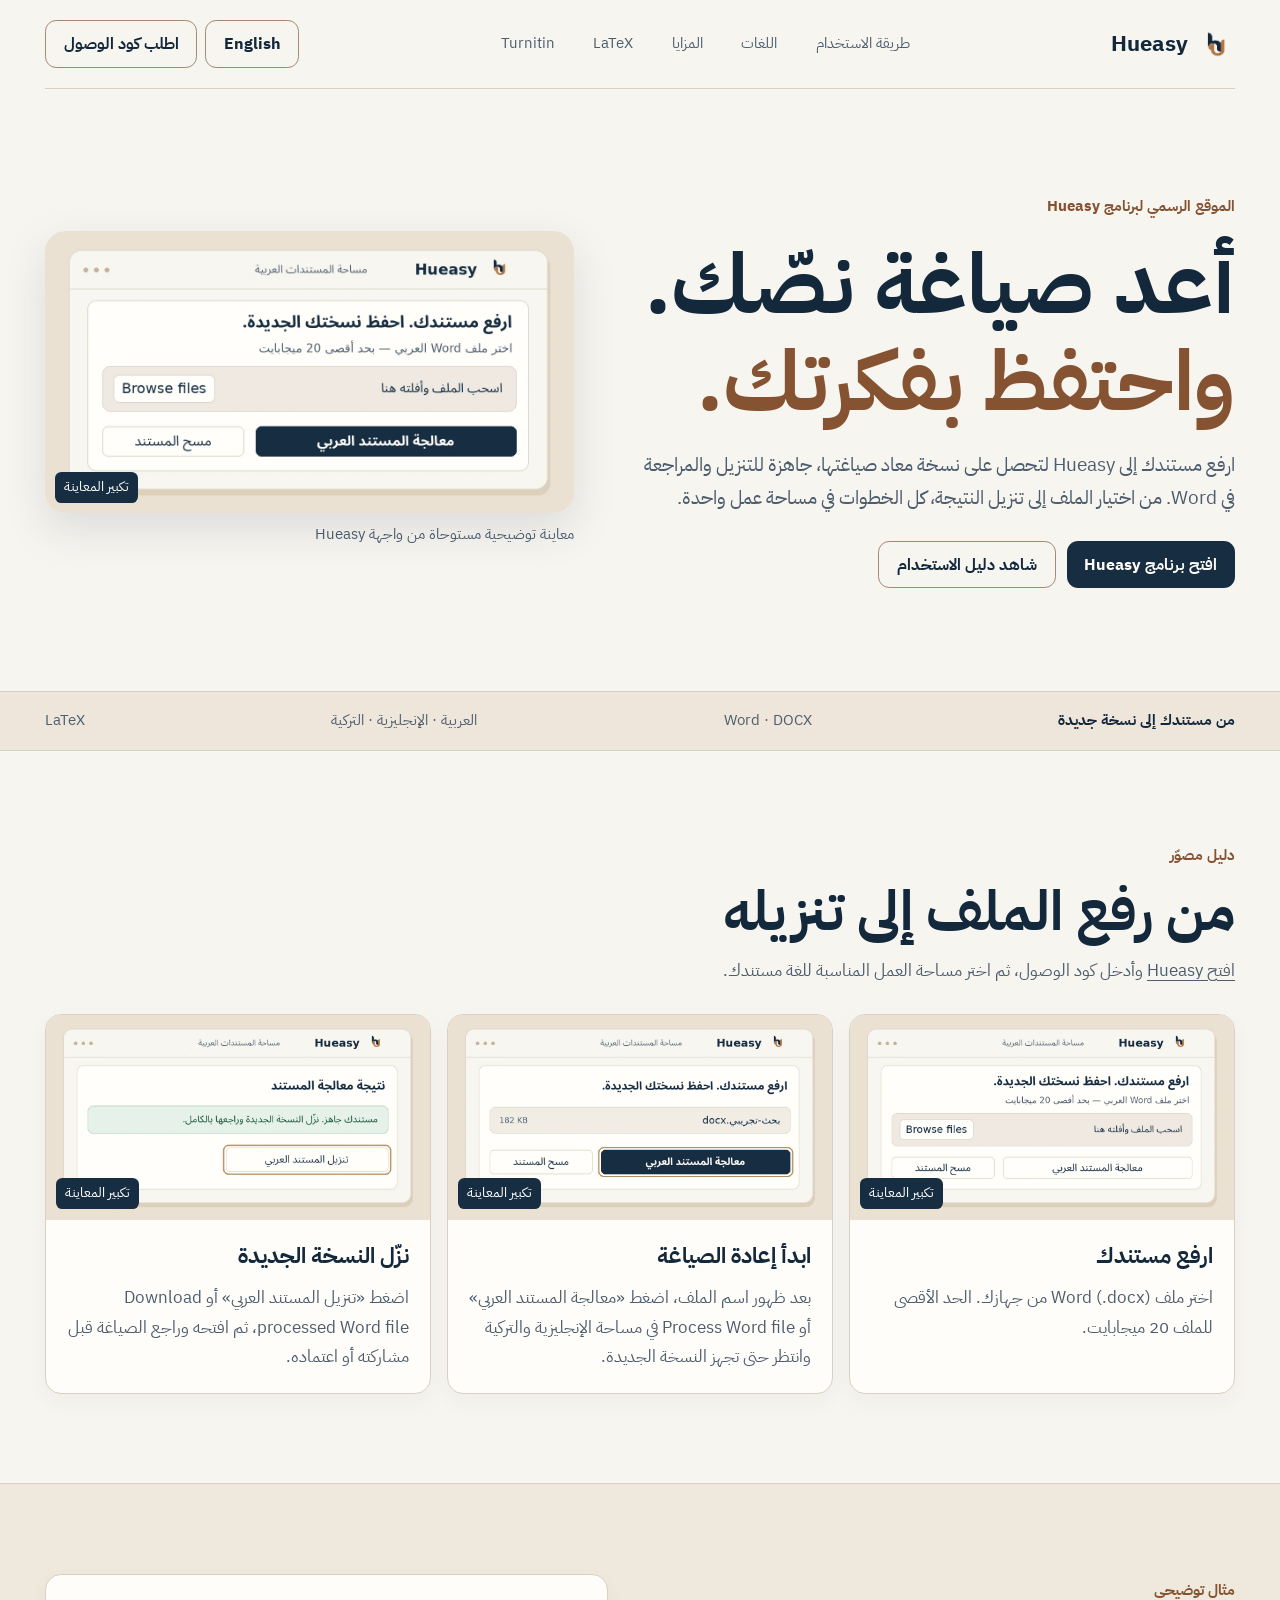
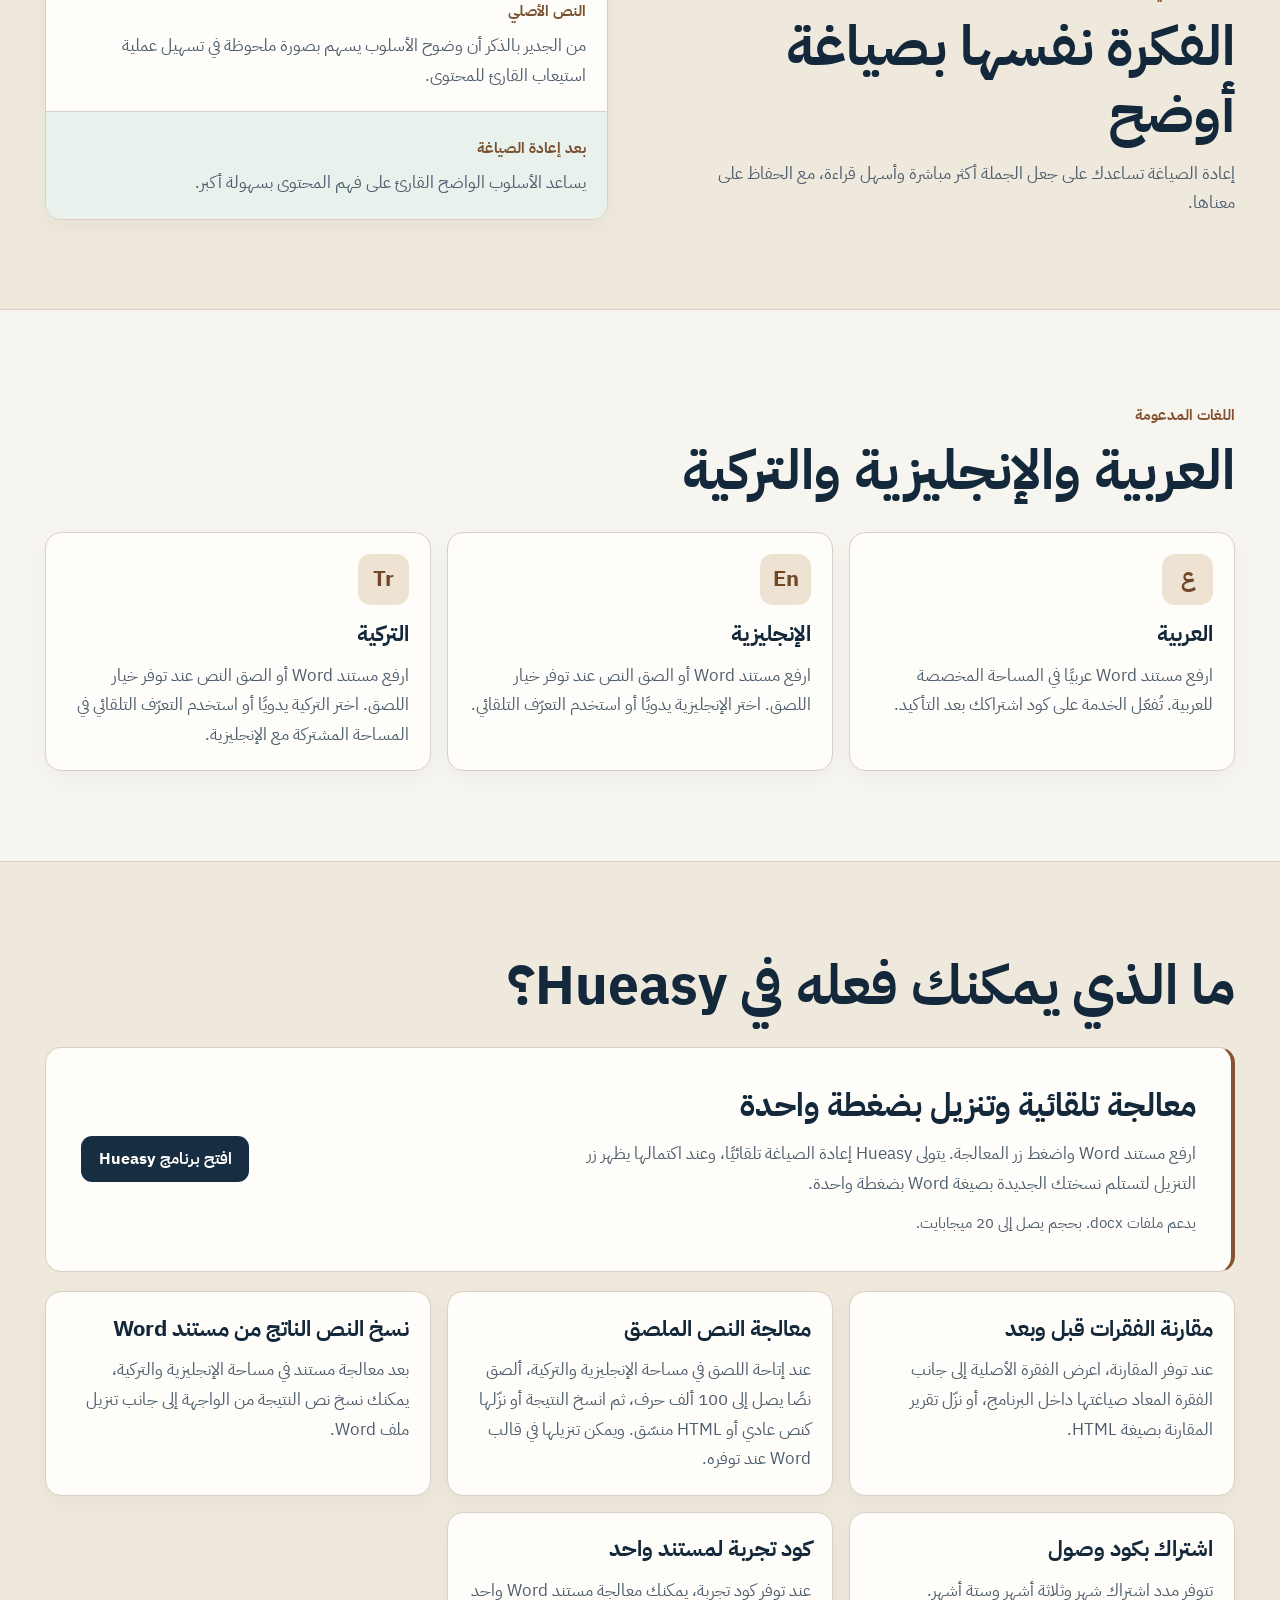
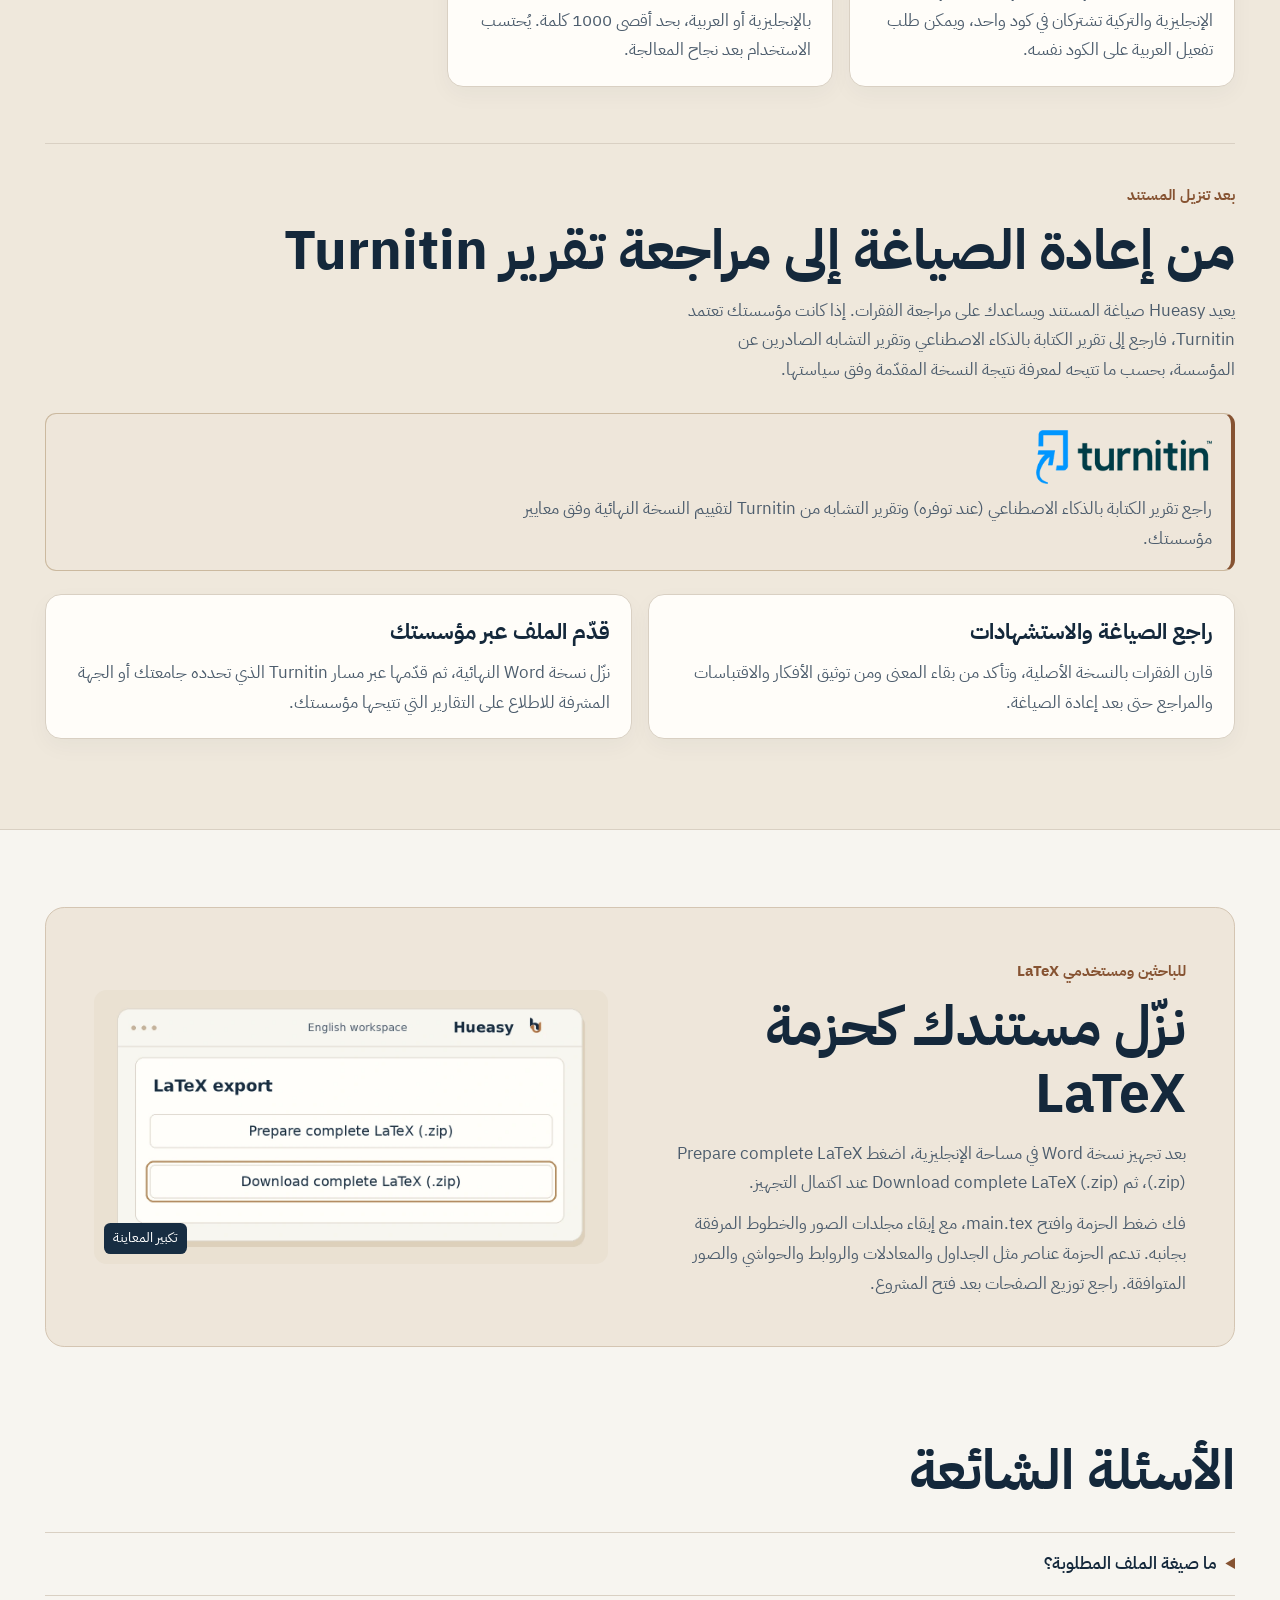
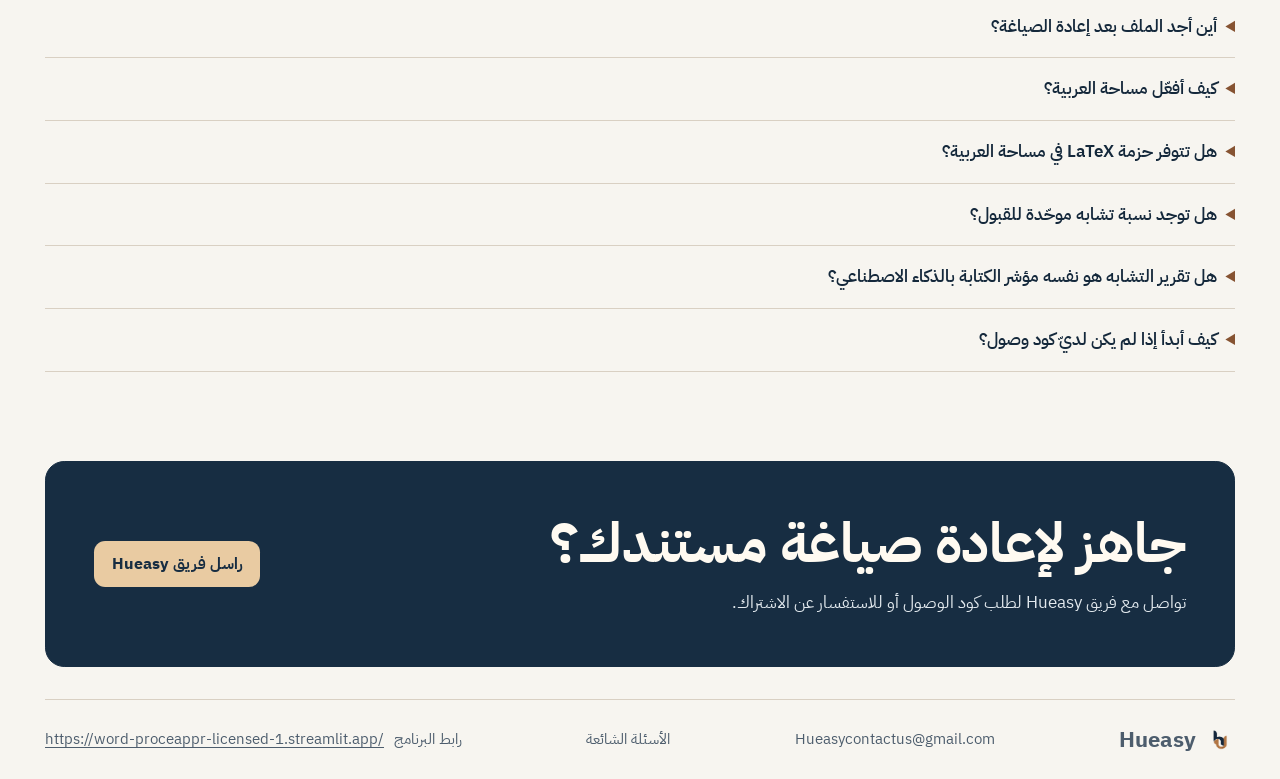
<file: hueasy-guide/index.html>
<!doctype html>
<html lang="ar" dir="rtl">
<head>
<meta charset="utf-8">
<meta name="viewport" content="width=device-width,initial-scale=1">
<meta name="description" content="برنامج Hueasy لإعادة صياغة مستندات Word (.docx) بدقة أكاديمية عالية للغات العربية والإنجليزية والتركية، مع الحفاظ على المعنى ودعم تصدير LaTeX ومراجعة الفقرات.">
<title>Hueasy | برنامج إعادة صياغة مستندات Word بالعربية والإنجليزية والتركية</title>
<link rel="canonical" href="https://ahmedzayed12.github.io/hueasy-guide/">
<link rel="alternate" hreflang="ar" href="https://ahmedzayed12.github.io/hueasy-guide/">
<link rel="alternate" hreflang="en" href="https://ahmedzayed12.github.io/hueasy-guide/en.html">
<link rel="alternate" hreflang="x-default" href="https://ahmedzayed12.github.io/hueasy-guide/">
<script type="application/ld+json">
{
  "@context": "https://schema.org",
  "@type": "SoftwareApplication",
  "@id": "https://ahmedzayed12.github.io/hueasy-guide/#software",
  "name": "Hueasy",
  "alternateName": "برنامج Hueasy لإعادة الصياغة",
  "applicationCategory": "EducationalApplication",
  "operatingSystem": "Web",
  "url": "https://ahmedzayed12.github.io/hueasy-guide/",
  "inLanguage": [
    "ar",
    "en",
    "tr"
  ],
  "description": "أداة متخصصة في إعادة صياغة مستندات Word باللغات العربية والإنجليزية والتركية مع الحفاظ على المعنى الأصلي ودعم حزم LaTeX."
}
</script>
<link rel="icon" href="mark.png">
<link rel="alternate" hreflang="en" href="en.html">
<link rel="stylesheet" href="style.css">
</head>
<body>
<a class="skip" href="#main">انتقل إلى المحتوى</a>
<header class="shell nav">
<a href="#" class="brand"><img src="mark.png" alt="" width="38" height="38"><b dir="ltr">Hueasy</b></a>
<nav aria-label="التنقل الرئيسي"><a href="#guide">طريقة الاستخدام</a><a href="#languages">اللغات</a><a href="#features">المزايا</a><a href="#latex">LaTeX</a><a href="#turnitin">Turnitin</a></nav>
<div class="header-actions"><a class="button outline" href="en.html" lang="en" hreflang="en">English</a><a class="button outline" href="mailto:Hueasycontactus@gmail.com">اطلب كود الوصول</a></div>
</header>
<main id="main">
<section class="hero shell" aria-labelledby="title">
<div><span class="eyebrow">الموقع الرسمي لبرنامج Hueasy</span>
<h1 id="title">أعد صياغة نصّك.<br><em>واحتفظ بفكرتك.</em></h1>
<p>ارفع مستندك إلى <bdi>Hueasy</bdi> لتحصل على نسخة معاد صياغتها، جاهزة للتنزيل والمراجعة في <bdi>Word</bdi>. من اختيار الملف إلى تنزيل النتيجة، كل الخطوات في مساحة عمل واحدة.</p>
<div class="hero-actions"><a class="button primary" href="https://word-proceappr-licensed-1.streamlit.app/">افتح برنامج Hueasy</a><a class="button outline" href="#guide">شاهد دليل الاستخدام</a></div>
</div>
<figure class="hero-preview"><a class="image-link" href="hero.webp"><img class="hero-art" src="hero.webp" alt="معاينة لواجهة Hueasy في مساحة المستندات العربية، تظهر فيها منطقة رفع الملف وزر المعالجة" width="1200" height="640" fetchpriority="high"><span class="image-action">تكبير المعاينة</span></a><figcaption>معاينة توضيحية مستوحاة من واجهة Hueasy</figcaption></figure>
</section>
<div class="strip"><div class="shell"><span>من مستندك إلى نسخة جديدة</span><span><bdi>Word · DOCX</bdi></span><span>العربية · الإنجليزية · التركية</span><span><bdi>LaTeX</bdi></span></div></div>
<section id="guide" class="section shell">
<div class="section-head"><span class="eyebrow">دليل مصوّر</span><h2>من رفع الملف إلى تنزيله</h2><p><a class="app-link" href="https://word-proceappr-licensed-1.streamlit.app/">افتح <bdi>Hueasy</bdi></a> وأدخل كود الوصول، ثم اختر مساحة العمل المناسبة للغة مستندك.</p></div>
<div class="cards">
<article><a class="image-link" href="upload.webp"><img src="upload.webp" width="1200" height="640" alt="معاينة لمنطقة رفع ملف Word وزر تصفح الملفات" loading="lazy"><span class="image-action">تكبير المعاينة</span></a><div class="card-copy"><h3>ارفع مستندك</h3><p>اختر ملف <bdi>Word (.docx)</bdi> من جهازك. الحد الأقصى للملف 20 ميجابايت.</p></div></article>
<article><a class="image-link" href="rewrite.webp"><img src="rewrite.webp" width="1200" height="640" alt="معاينة لملف محدد مع إبراز زر معالجة المستند العربي" loading="lazy"><span class="image-action">تكبير المعاينة</span></a><div class="card-copy"><h3>ابدأ إعادة الصياغة</h3><p>بعد ظهور اسم الملف، اضغط «معالجة المستند العربي» أو <bdi>Process Word file</bdi> في مساحة الإنجليزية والتركية وانتظر حتى تجهز النسخة الجديدة.</p></div></article>
<article><a class="image-link" href="download.webp"><img src="download.webp" width="1200" height="640" alt="معاينة لرسالة اكتمال المعالجة وزر تنزيل المستند العربي" loading="lazy"><span class="image-action">تكبير المعاينة</span></a><div class="card-copy"><h3>نزّل النسخة الجديدة</h3><p>اضغط «تنزيل المستند العربي» أو <bdi>Download processed Word file</bdi>، ثم افتحه وراجع الصياغة قبل مشاركته أو اعتماده.</p></div></article>
</div>
</section>
<section class="section tint" id="example"><div class="shell split">
<div><span class="eyebrow">مثال توضيحي</span><h2>الفكرة نفسها بصياغة أوضح</h2><p>إعادة الصياغة تساعدك على جعل الجملة أكثر مباشرة وأسهل قراءة، مع الحفاظ على معناها.</p></div>
<div class="sample"><div><small>النص الأصلي</small><p>من الجدير بالذكر أن وضوح الأسلوب يسهم بصورة ملحوظة في تسهيل عملية استيعاب القارئ للمحتوى.</p></div><div><small>بعد إعادة الصياغة</small><p>يساعد الأسلوب الواضح القارئ على فهم المحتوى بسهولة أكبر.</p></div></div>
</div></section>
<section class="section shell" id="languages"><div class="section-head"><span class="eyebrow">اللغات المدعومة</span><h2>العربية والإنجليزية والتركية</h2></div>
<div class="cards languages">
<article><span class="monogram" aria-hidden="true">ع</span><h3>العربية</h3><p>ارفع مستند Word عربيًا في المساحة المخصصة للعربية. تُفعّل الخدمة على كود اشتراكك بعد التأكيد.</p></article>
<article><span class="monogram" aria-hidden="true" dir="ltr">En</span><h3>الإنجليزية</h3><p>ارفع مستند Word أو الصق النص عند توفر خيار اللصق. اختر الإنجليزية يدويًا أو استخدم التعرّف التلقائي.</p></article>
<article><span class="monogram" aria-hidden="true" dir="ltr">Tr</span><h3>التركية</h3><p>ارفع مستند Word أو الصق النص عند توفر خيار اللصق. اختر التركية يدويًا أو استخدم التعرّف التلقائي في المساحة المشتركة مع الإنجليزية.</p></article>
</div></section>
<section class="section tint" id="features"><div class="shell">
<div class="section-head"><h2>ما الذي يمكنك فعله في Hueasy؟</h2></div>
<div class="feature-workflow">
<div><h3>معالجة تلقائية وتنزيل بضغطة واحدة</h3>
<p>ارفع مستند <bdi>Word</bdi> واضغط زر المعالجة. يتولى <bdi>Hueasy</bdi> إعادة الصياغة تلقائيًا، وعند اكتمالها يظهر زر التنزيل لتستلم نسختك الجديدة بصيغة <bdi>Word</bdi> بضغطة واحدة.</p>
<p class="workflow-format">يدعم ملفات <bdi>.docx</bdi> بحجم يصل إلى 20 ميجابايت.</p></div>
<a class="button primary" href="https://word-proceappr-licensed-1.streamlit.app/">افتح برنامج Hueasy</a>
</div>
<div class="cards languages">
<article><h3>مقارنة الفقرات قبل وبعد</h3><p>عند توفر المقارنة، اعرض الفقرة الأصلية إلى جانب الفقرة المعاد صياغتها داخل البرنامج، أو نزّل تقرير المقارنة بصيغة <bdi>HTML</bdi>.</p></article>
<article><h3>معالجة النص الملصق</h3><p>عند إتاحة اللصق في مساحة الإنجليزية والتركية، ألصق نصًا يصل إلى 100 ألف حرف، ثم انسخ النتيجة أو نزّلها كنص عادي أو <bdi>HTML</bdi> منسّق. ويمكن تنزيلها في قالب Word عند توفره.</p></article>
<article><h3>نسخ النص الناتج من مستند Word</h3><p>بعد معالجة مستند في مساحة الإنجليزية والتركية، يمكنك نسخ نص النتيجة من الواجهة إلى جانب تنزيل ملف Word.</p></article>
<article><h3>اشتراك بكود وصول</h3><p>تتوفر مدد اشتراك شهر وثلاثة أشهر وستة أشهر. الإنجليزية والتركية تشتركان في كود واحد، ويمكن طلب تفعيل العربية على الكود نفسه.</p></article>
<article><h3>كود تجربة لمستند واحد</h3><p>عند توفر كود تجربة، يمكنك معالجة مستند <bdi>Word</bdi> واحد بالإنجليزية أو العربية، بحد أقصى 1000 كلمة. يُحتسب الاستخدام بعد نجاح المعالجة.</p></article>
</div>
<section class="feature-turnitin" id="turnitin" aria-labelledby="turnitin-title">
<div class="section-head"><span class="eyebrow">بعد تنزيل المستند</span><h2 id="turnitin-title">من إعادة الصياغة إلى مراجعة تقرير <bdi>Turnitin</bdi></h2><p>يعيد <bdi>Hueasy</bdi> صياغة المستند ويساعدك على مراجعة الفقرات. إذا كانت مؤسستك تعتمد <bdi>Turnitin</bdi>، فارجع إلى تقرير الكتابة بالذكاء الاصطناعي وتقرير التشابه الصادرين عن المؤسسة، بحسب ما تتيحه لمعرفة نتيجة النسخة المقدّمة وفق سياستها.</p></div>
<aside class="turnitin-notice" aria-label="إشعار حول Turnitin"><img src="turnitin-logo.png" alt="شعار Turnitin" width="250" height="76" loading="lazy"><p>راجع تقرير الكتابة بالذكاء الاصطناعي (عند توفره) وتقرير التشابه من <bdi>Turnitin</bdi> لتقييم النسخة النهائية وفق معايير مؤسستك.</p></aside>
<div class="cards languages turnitin-steps">
<article><h3>راجع الصياغة والاستشهادات</h3><p>قارن الفقرات بالنسخة الأصلية، وتأكد من بقاء المعنى ومن توثيق الأفكار والاقتباسات والمراجع حتى بعد إعادة الصياغة.</p></article>
<article><h3>قدّم الملف عبر مؤسستك</h3><p>نزّل نسخة Word النهائية، ثم قدّمها عبر مسار <bdi>Turnitin</bdi> الذي تحدده جامعتك أو الجهة المشرفة للاطلاع على التقارير التي تتيحها مؤسستك.</p></article>
</div>
</section>
</div></section>
<section class="shell latex" id="latex"><div class="split">
<div><span class="eyebrow">للباحثين ومستخدمي LaTeX</span><h2>نزّل مستندك كحزمة <bdi>LaTeX</bdi></h2><p>بعد تجهيز نسخة <bdi>Word</bdi> في مساحة الإنجليزية، اضغط <bdi>Prepare complete LaTeX (.zip)</bdi>، ثم <bdi>Download complete LaTeX (.zip)</bdi> عند اكتمال التجهيز.</p><p>فك ضغط الحزمة وافتح <bdi>main.tex</bdi>، مع إبقاء مجلدات الصور والخطوط المرفقة بجانبه. تدعم الحزمة عناصر مثل الجداول والمعادلات والروابط والحواشي والصور المتوافقة. راجع توزيع الصفحات بعد فتح المشروع.</p></div>
<a class="image-link" href="latex.webp"><img src="latex.webp" alt="معاينة لزر تجهيز حزمة LaTeX وزر تنزيلها في مساحة الإنجليزية" width="1200" height="640" loading="lazy"><span class="image-action">تكبير المعاينة</span></a>
</div></section>
<section class="section shell faq" id="faq"><div class="section-head"><h2>الأسئلة الشائعة</h2></div>
<details><summary>ما صيغة الملف المطلوبة؟</summary><p>اختر مستند <bdi>Word</bdi> بامتداد <bdi>.docx</bdi> وبحجم لا يزيد عن 20 ميجابايت. إذا كان مستندك بامتداد <bdi>.doc</bdi>، احفظ نسخة منه بصيغة <bdi>.docx</bdi> أولًا.</p></details>
<details><summary>أين أجد الملف بعد إعادة الصياغة؟</summary><p>يظهر زر تنزيل ملف <bdi>Word</bdi> في مساحة العمل عند اكتمال المعالجة. يظل الملف الأصلي على جهازك، وتُنزل النتيجة كنسخة مستقلة.</p></details>
<details><summary>كيف أفعّل مساحة العربية؟</summary><p>تواصل مع فريق <bdi>Hueasy</bdi> واطلب تفعيل مساحة العربية على كود اشتراكك الحالي.</p></details>
<details><summary>هل تتوفر حزمة LaTeX في مساحة العربية؟</summary><p>يظهر خيار تجهيز الحزمة في مساحة الإنجليزية. في مساحة العربية يمكنك تنزيل المستند المعاد صياغته بصيغة <bdi>Word</bdi>.</p></details>
<details><summary>هل توجد نسبة تشابه موحّدة للقبول؟</summary><p>ارجع إلى الحد وطريقة احتساب النسبة لدى مؤسستك، فقد تختلف المعايير بين المقررات والناشرين. تُراجع المواضع المطابقة والاستشهادات إلى جانب الرقم الإجمالي.</p></details>
<details><summary>هل تقرير التشابه هو نفسه مؤشر الكتابة بالذكاء الاصطناعي؟</summary><p>يقيس تقرير التشابه التطابق مع المصادر. مؤشر الكتابة بالذكاء الاصطناعي، عند إتاحته، يظهر بصورة منفصلة وتفسّره المؤسسة وفق سياستها.</p></details>
<details><summary>كيف أبدأ إذا لم يكن لديّ كود وصول؟</summary><p>راسل فريق <bdi>Hueasy</bdi> لطلب الكود ومعرفة خيارات الاشتراك.</p></details>
</section>
<section class="shell cta"><div><h2>جاهز لإعادة صياغة مستندك؟</h2><p>تواصل مع فريق <bdi>Hueasy</bdi> لطلب كود الوصول أو للاستفسار عن الاشتراك.</p></div><a class="button primary" href="mailto:Hueasycontactus@gmail.com">راسل فريق Hueasy</a></section>
</main>
<footer class="shell footer"><a class="brand" href="#"><img src="mark.png" alt="" width="30" height="30"><b dir="ltr">Hueasy</b></a><a href="mailto:Hueasycontactus@gmail.com" dir="ltr">Hueasycontactus@gmail.com</a><a href="#faq">الأسئلة الشائعة</a><div class="footer-app"><span>رابط البرنامج</span><a class="app-link" href="https://word-proceappr-licensed-1.streamlit.app/" dir="ltr">https://word-proceappr-licensed-1.streamlit.app/</a></div></footer>
</body></html>
</file>
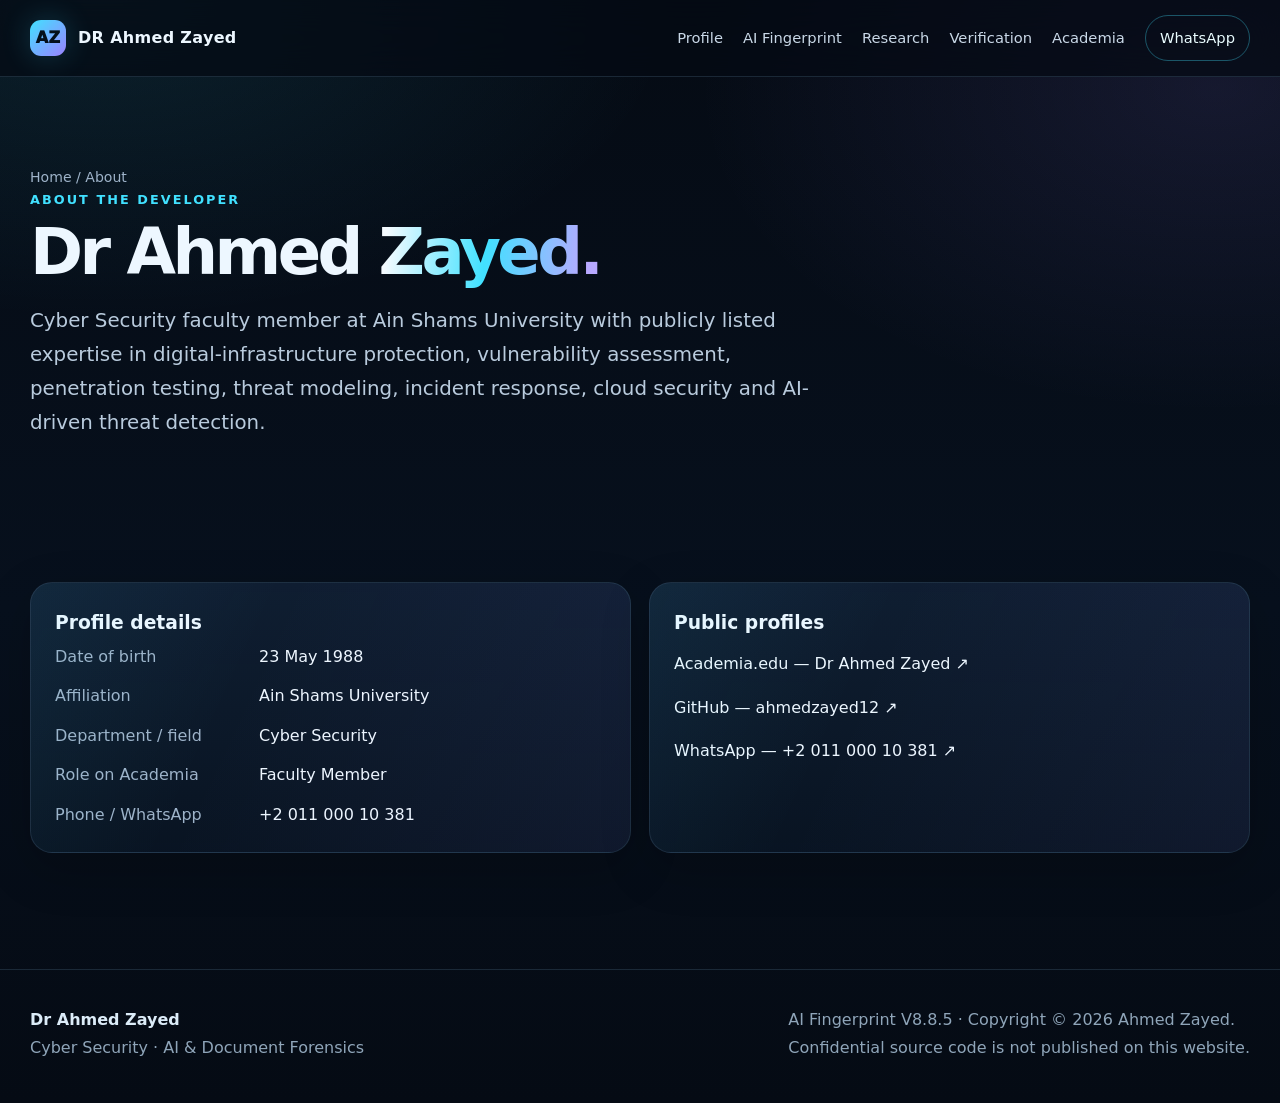
<file: about.html>
<!doctype html>
<html lang="en">
<head>
<meta charset="utf-8"><meta name="viewport" content="width=device-width,initial-scale=1">
<title>About Dr Ahmed Zayed | Cyber Security</title>
<meta name="description" content="Professional profile of Dr Ahmed Zayed: Cyber Security faculty member at Ain Shams University and developer of AI Fingerprint.">
<meta name="author" content="Dr Ahmed Zayed">
<meta name="robots" content="index,follow,max-snippet:-1,max-image-preview:large,max-video-preview:-1">
<link rel="canonical" href="https://ahmedzayed12.github.io/about.html">
<meta name="theme-color" content="#050b14">
<meta property="og:type" content="website"><meta property="og:title" content="About Dr Ahmed Zayed | Cyber Security">
<meta property="og:description" content="Professional profile of Dr Ahmed Zayed: Cyber Security faculty member at Ain Shams University and developer of AI Fingerprint."><meta property="og:url" content="https://ahmedzayed12.github.io/about.html">
<meta property="og:image" content="https://0.academia-photos.com/163548607/53604957/174512776/s200_dr_-_ahmed.zayed.png">
<meta name="twitter:card" content="summary_large_image">
<link rel="manifest" href="/manifest.json"><link rel="stylesheet" href="/styles.css">
<script type="application/ld+json">{
  "@context": "https://schema.org",
  "@type": "Person",
  "name": "Ahmed Zayed",
  "alternateName": "Dr Ahmed Zayed",
  "honorificPrefix": "Dr",
  "birthDate": "1988-05-23",
  "telephone": "+201100010381",
  "image": "https://0.academia-photos.com/163548607/53604957/174512776/s200_dr_-_ahmed.zayed.png",
  "url": "https://ahmedzayed12.github.io/",
  "sameAs": [
    "https://shams.academia.edu/DrAhmedZayed",
    "https://github.com/ahmedzayed12"
  ],
  "affiliation": {
    "@type": "Organization",
    "name": "Ain Shams University"
  },
  "jobTitle": "Cyber Security Faculty Member",
  "knowsAbout": [
    "Cyber Security",
    "Information Security and Privacy",
    "Vulnerability Assessment",
    "Penetration Testing",
    "Threat Modeling",
    "Incident Response",
    "Cloud Security",
    "AI-driven Threat Detection",
    "Document Forensics",
    "Digital Provenance",
    "ISO/IEC 27001",
    "Endpoint Security",
    "Encryption Algorithms"
  ]
}</script>
</head><body>
<div class="nav"><div class="wrap nav-inner">
  <a class="brand" href="/"><span class="brand-mark">AZ</span><span>DR Ahmed Zayed</span></a>
  <div class="navlinks">
    <a href="/#profile">Profile</a><a href="/ai-fingerprint.html">AI Fingerprint</a>
    <a href="/research.html">Research</a><a href="/hashes.html">Verification</a>
    <a href="https://shams.academia.edu/DrAhmedZayed" target="_blank" rel="noopener">Academia</a>
    <a class="nav-cta" href="https://wa.me/201100010381" target="_blank" rel="noopener">WhatsApp</a>
  </div>
</div></div>

<section class="page-hero"><div class="wrap"><div class="breadcrumb"><a href="/">Home</a> / About</div>
<div class="kicker">About the developer</div><h1>Dr Ahmed <span class="grad">Zayed.</span></h1>
<p class="lead">Cyber Security faculty member at Ain Shams University with publicly listed expertise in digital-infrastructure protection, vulnerability assessment, penetration testing, threat modeling, incident response, cloud security and AI-driven threat detection.</p>
</div></section>
<section class="section"><div class="wrap grid2">
<div class="card">
<h3>Profile details</h3>
<div class="info-table">
<div class="label">Date of birth</div><div class="value">23 May 1988</div>
<div class="label">Affiliation</div><div class="value">Ain Shams University</div>
<div class="label">Department / field</div><div class="value">Cyber Security</div>
<div class="label">Role on Academia</div><div class="value">Faculty Member</div>
<div class="label">Phone / WhatsApp</div><div class="value"><a href="tel:+201100010381">+2 011 000 10 381</a></div>
</div></div>
<div class="card">
<h3>Public profiles</h3>
<p><a href="https://shams.academia.edu/DrAhmedZayed" target="_blank" rel="noopener">Academia.edu — Dr Ahmed Zayed ↗</a></p>
<p><a href="https://github.com/ahmedzayed12" target="_blank" rel="noopener">GitHub — ahmedzayed12 ↗</a></p>
<p><a href="https://wa.me/201100010381" target="_blank" rel="noopener">WhatsApp — +2 011 000 10 381 ↗</a></p>
</div>
</div></section>

<footer><div class="wrap footer-grid">
  <div><strong style="color:#dcecf8">Dr Ahmed Zayed</strong><br>Cyber Security · AI & Document Forensics</div>
  <div>AI Fingerprint V8.8.5 · Copyright © 2026 Ahmed Zayed.<br>Confidential source code is not published on this website.</div>
</div></footer>
<script src="/script.js"></script></body></html>
</file>
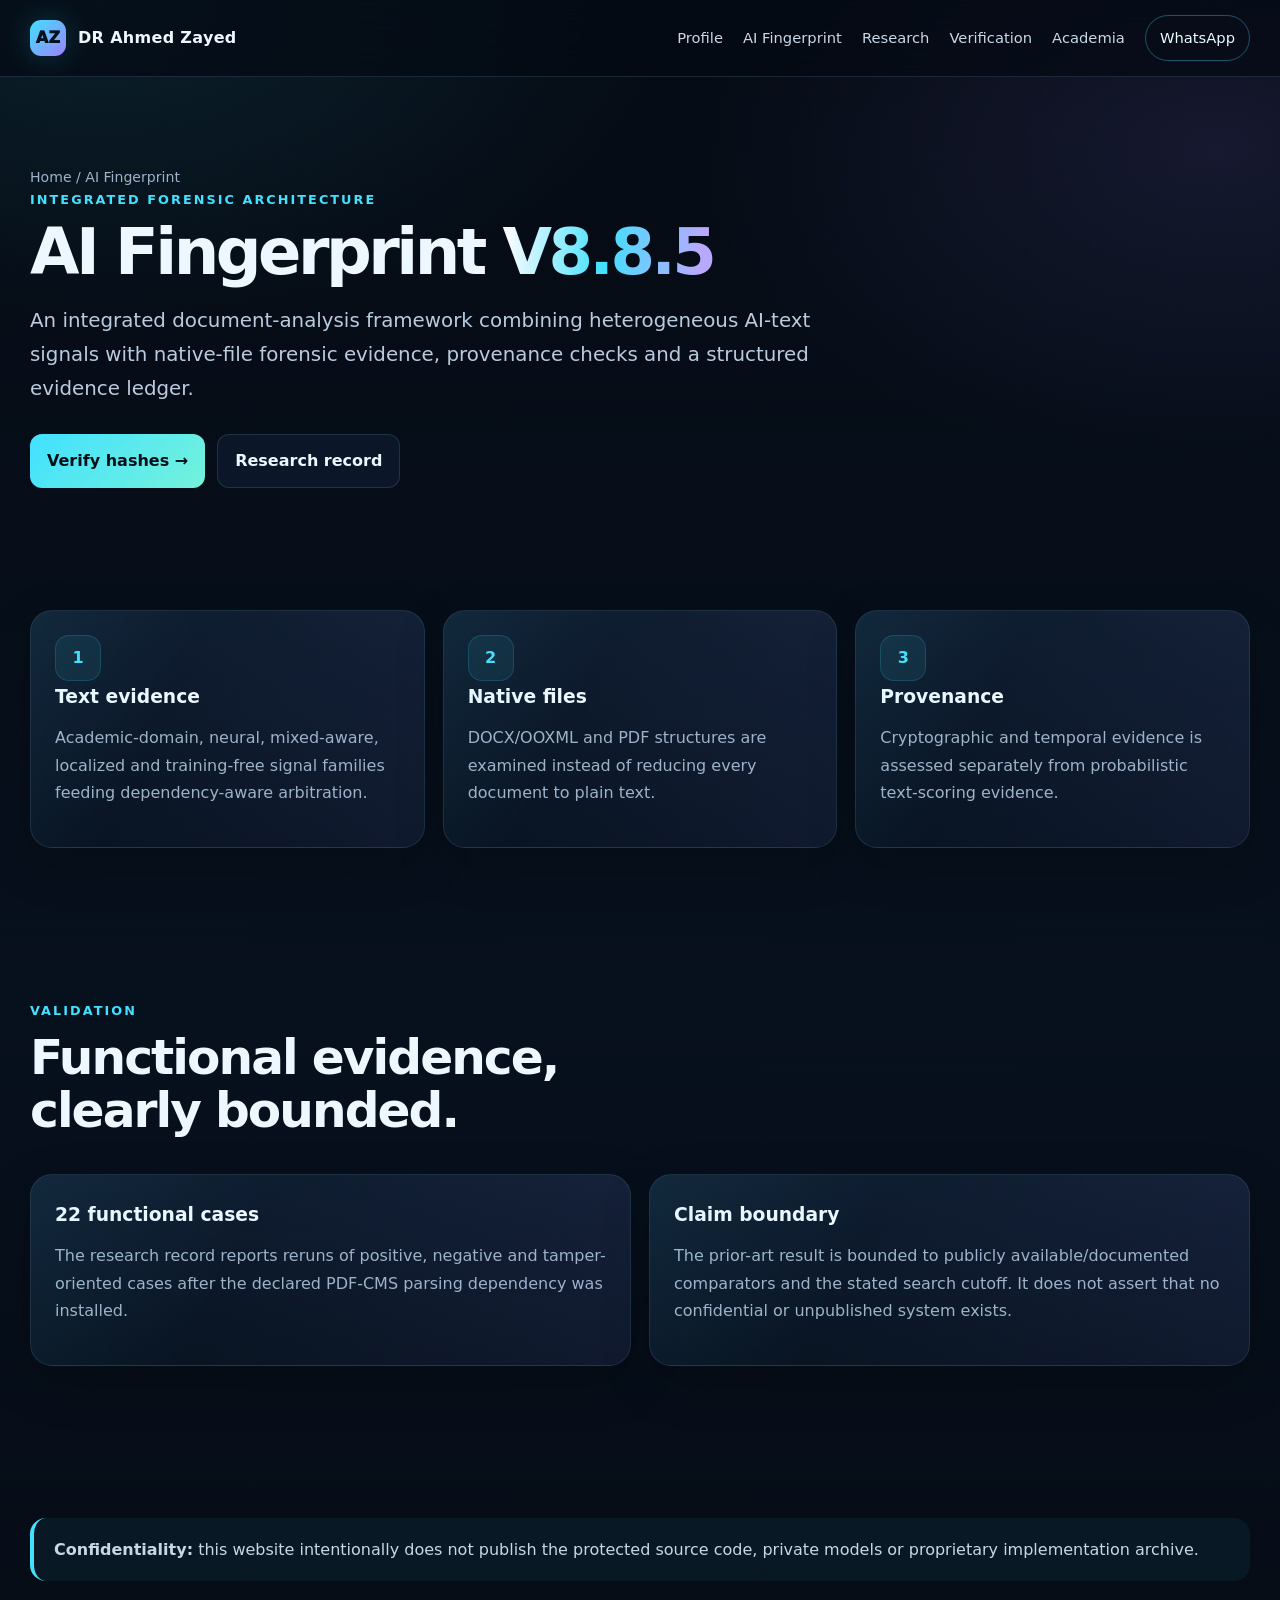
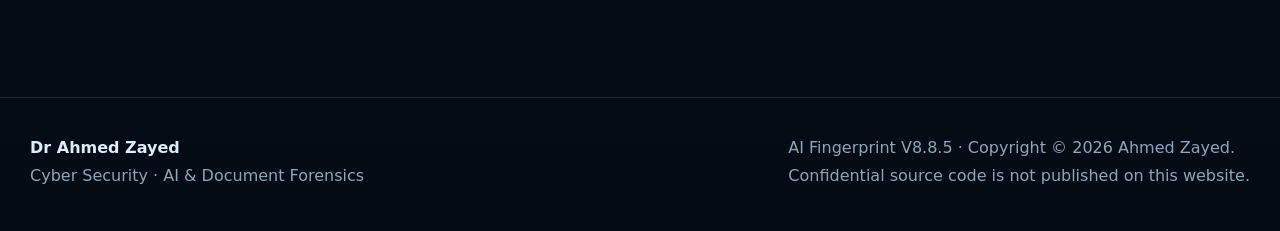
<file: ai-fingerprint.html>
<!doctype html>
<html lang="en">
<head>
<meta charset="utf-8"><meta name="viewport" content="width=device-width,initial-scale=1">
<title>AI Fingerprint V8.8.5 | Dr Ahmed Zayed</title>
<meta name="description" content="Technical overview of AI Fingerprint V8.8.5 by Dr Ahmed Zayed: AI-text arbitration, OCR, DOCX/PDF forensics, provenance verification and evidence ledger.">
<meta name="author" content="Dr Ahmed Zayed">
<meta name="robots" content="index,follow,max-snippet:-1,max-image-preview:large,max-video-preview:-1">
<link rel="canonical" href="https://ahmedzayed12.github.io/ai-fingerprint.html">
<meta name="theme-color" content="#050b14">
<meta property="og:type" content="website"><meta property="og:title" content="AI Fingerprint V8.8.5 | Dr Ahmed Zayed">
<meta property="og:description" content="Technical overview of AI Fingerprint V8.8.5 by Dr Ahmed Zayed: AI-text arbitration, OCR, DOCX/PDF forensics, provenance verification and evidence ledger."><meta property="og:url" content="https://ahmedzayed12.github.io/ai-fingerprint.html">
<meta property="og:image" content="https://0.academia-photos.com/163548607/53604957/174512776/s200_dr_-_ahmed.zayed.png">
<meta name="twitter:card" content="summary_large_image">
<link rel="manifest" href="/manifest.json"><link rel="stylesheet" href="/styles.css">
<script type="application/ld+json">{
  "@context": "https://schema.org",
  "@type": "SoftwareApplication",
  "name": "AI Fingerprint",
  "softwareVersion": "8.8.5",
  "applicationCategory": "SecurityApplication",
  "author": {
    "@type": "Person",
    "name": "Ahmed Zayed",
    "url": "https://ahmedzayed12.github.io/"
  },
  "copyrightHolder": {
    "@type": "Person",
    "name": "Ahmed Zayed"
  },
  "description": "Integrated evidence architecture combining multi-engine AI-text analysis, OCR, DOCX/PDF forensics, cryptographic provenance verification, temporal reconstruction, and an auditable evidence ledger.",
  "url": "https://ahmedzayed12.github.io/ai-fingerprint.html"
}</script>
</head><body>
<div class="nav"><div class="wrap nav-inner">
  <a class="brand" href="/"><span class="brand-mark">AZ</span><span>DR Ahmed Zayed</span></a>
  <div class="navlinks">
    <a href="/#profile">Profile</a><a href="/ai-fingerprint.html">AI Fingerprint</a>
    <a href="/research.html">Research</a><a href="/hashes.html">Verification</a>
    <a href="https://shams.academia.edu/DrAhmedZayed" target="_blank" rel="noopener">Academia</a>
    <a class="nav-cta" href="https://wa.me/201100010381" target="_blank" rel="noopener">WhatsApp</a>
  </div>
</div></div>

<section class="page-hero"><div class="wrap"><div class="breadcrumb"><a href="/">Home</a> / AI Fingerprint</div>
<div class="kicker">Integrated forensic architecture</div><h1>AI Fingerprint <span class="grad">V8.8.5</span></h1>
<p class="lead">An integrated document-analysis framework combining heterogeneous AI-text signals with native-file forensic evidence, provenance checks and a structured evidence ledger.</p>
<div class="hero-actions"><a class="btn primary" href="/hashes.html">Verify hashes →</a><a class="btn" href="/research.html">Research record</a></div>
</div></section>
<section class="section"><div class="wrap grid3">
<div class="card"><div class="icon">1</div><h3>Text evidence</h3><p class="muted">Academic-domain, neural, mixed-aware, localized and training-free signal families feeding dependency-aware arbitration.</p></div>
<div class="card"><div class="icon">2</div><h3>Native files</h3><p class="muted">DOCX/OOXML and PDF structures are examined instead of reducing every document to plain text.</p></div>
<div class="card"><div class="icon">3</div><h3>Provenance</h3><p class="muted">Cryptographic and temporal evidence is assessed separately from probabilistic text-scoring evidence.</p></div>
</div></section>
<section class="section"><div class="wrap">
<div class="section-head"><div><div class="kicker">Validation</div><h2>Functional evidence,<br>clearly bounded.</h2></div></div>
<div class="grid2">
<div class="card"><h3>22 functional cases</h3><p class="muted">The research record reports reruns of positive, negative and tamper-oriented cases after the declared PDF-CMS parsing dependency was installed.</p></div>
<div class="card"><h3>Claim boundary</h3><p class="muted">The prior-art result is bounded to publicly available/documented comparators and the stated search cutoff. It does not assert that no confidential or unpublished system exists.</p></div>
</div>
</div></section>
<section class="section"><div class="wrap notice"><strong>Confidentiality:</strong> this website intentionally does not publish the protected source code, private models or proprietary implementation archive.</div></section>

<footer><div class="wrap footer-grid">
  <div><strong style="color:#dcecf8">Dr Ahmed Zayed</strong><br>Cyber Security · AI & Document Forensics</div>
  <div>AI Fingerprint V8.8.5 · Copyright © 2026 Ahmed Zayed.<br>Confidential source code is not published on this website.</div>
</div></footer>
<script src="/script.js"></script></body></html>
</file>
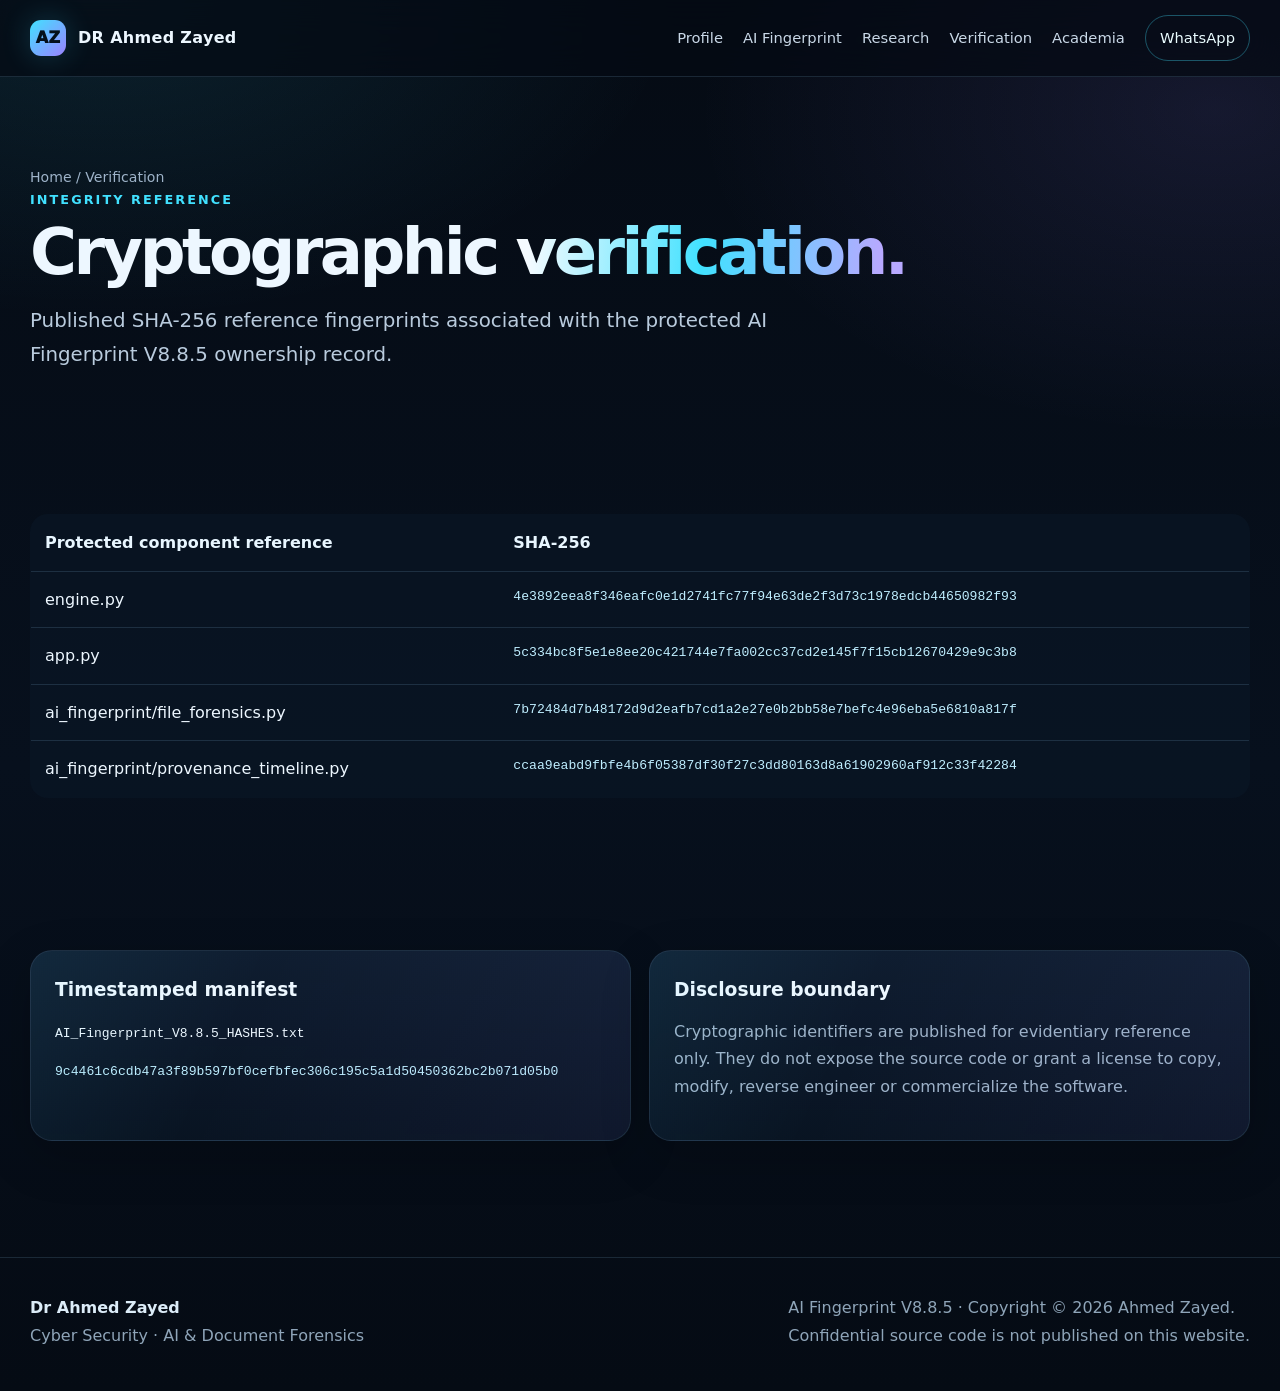
<file: hashes.html>
<!doctype html>
<html lang="en">
<head>
<meta charset="utf-8"><meta name="viewport" content="width=device-width,initial-scale=1">
<title>AI Fingerprint V8.8.5 | SHA-256 Verification</title>
<meta name="description" content="Cryptographic SHA-256 reference hashes associated with AI Fingerprint V8.8.5 by Ahmed Zayed.">
<meta name="author" content="Dr Ahmed Zayed">
<meta name="robots" content="index,follow,max-snippet:-1,max-image-preview:large,max-video-preview:-1">
<link rel="canonical" href="https://ahmedzayed12.github.io/hashes.html">
<meta name="theme-color" content="#050b14">
<meta property="og:type" content="website"><meta property="og:title" content="AI Fingerprint V8.8.5 | SHA-256 Verification">
<meta property="og:description" content="Cryptographic SHA-256 reference hashes associated with AI Fingerprint V8.8.5 by Ahmed Zayed."><meta property="og:url" content="https://ahmedzayed12.github.io/hashes.html">
<meta property="og:image" content="https://0.academia-photos.com/163548607/53604957/174512776/s200_dr_-_ahmed.zayed.png">
<meta name="twitter:card" content="summary_large_image">
<link rel="manifest" href="/manifest.json"><link rel="stylesheet" href="/styles.css">
<script type="application/ld+json">{
  "@context": "https://schema.org",
  "@type": "SoftwareApplication",
  "name": "AI Fingerprint",
  "softwareVersion": "8.8.5",
  "applicationCategory": "SecurityApplication",
  "author": {
    "@type": "Person",
    "name": "Ahmed Zayed",
    "url": "https://ahmedzayed12.github.io/"
  },
  "copyrightHolder": {
    "@type": "Person",
    "name": "Ahmed Zayed"
  },
  "description": "Integrated evidence architecture combining multi-engine AI-text analysis, OCR, DOCX/PDF forensics, cryptographic provenance verification, temporal reconstruction, and an auditable evidence ledger.",
  "url": "https://ahmedzayed12.github.io/ai-fingerprint.html"
}</script>
</head><body>
<div class="nav"><div class="wrap nav-inner">
  <a class="brand" href="/"><span class="brand-mark">AZ</span><span>DR Ahmed Zayed</span></a>
  <div class="navlinks">
    <a href="/#profile">Profile</a><a href="/ai-fingerprint.html">AI Fingerprint</a>
    <a href="/research.html">Research</a><a href="/hashes.html">Verification</a>
    <a href="https://shams.academia.edu/DrAhmedZayed" target="_blank" rel="noopener">Academia</a>
    <a class="nav-cta" href="https://wa.me/201100010381" target="_blank" rel="noopener">WhatsApp</a>
  </div>
</div></div>

<section class="page-hero"><div class="wrap"><div class="breadcrumb"><a href="/">Home</a> / Verification</div>
<div class="kicker">Integrity reference</div><h1>Cryptographic <span class="grad">verification.</span></h1>
<p class="lead">Published SHA-256 reference fingerprints associated with the protected AI Fingerprint V8.8.5 ownership record.</p></div></section>
<section class="section"><div class="wrap">
<table class="table"><thead><tr><th>Protected component reference</th><th>SHA-256</th></tr></thead><tbody><tr><td>engine.py</td><td class='hash'>4e3892eea8f346eafc0e1d2741fc77f94e63de2f3d73c1978edcb44650982f93</td></tr>
<tr><td>app.py</td><td class='hash'>5c334bc8f5e1e8ee20c421744e7fa002cc37cd2e145f7f15cb12670429e9c3b8</td></tr>
<tr><td>ai_fingerprint/file_forensics.py</td><td class='hash'>7b72484d7b48172d9d2eafb7cd1a2e27e0b2bb58e7befc4e96eba5e6810a817f</td></tr>
<tr><td>ai_fingerprint/provenance_timeline.py</td><td class='hash'>ccaa9eabd9fbfe4b6f05387df30f27c3dd80163d8a61902960af912c33f42284</td></tr></tbody></table>
</div></section>
<section class="section"><div class="wrap grid2">
<div class="card"><h3>Timestamped manifest</h3><p><code>AI_Fingerprint_V8.8.5_HASHES.txt</code></p><p class="hash">9c4461c6cdb47a3f89b597bf0cefbfec306c195c5a1d50450362bc2b071d05b0</p></div>
<div class="card"><h3>Disclosure boundary</h3><p class="muted">Cryptographic identifiers are published for evidentiary reference only. They do not expose the source code or grant a license to copy, modify, reverse engineer or commercialize the software.</p></div>
</div></section>

<footer><div class="wrap footer-grid">
  <div><strong style="color:#dcecf8">Dr Ahmed Zayed</strong><br>Cyber Security · AI & Document Forensics</div>
  <div>AI Fingerprint V8.8.5 · Copyright © 2026 Ahmed Zayed.<br>Confidential source code is not published on this website.</div>
</div></footer>
<script src="/script.js"></script></body></html>
</file>
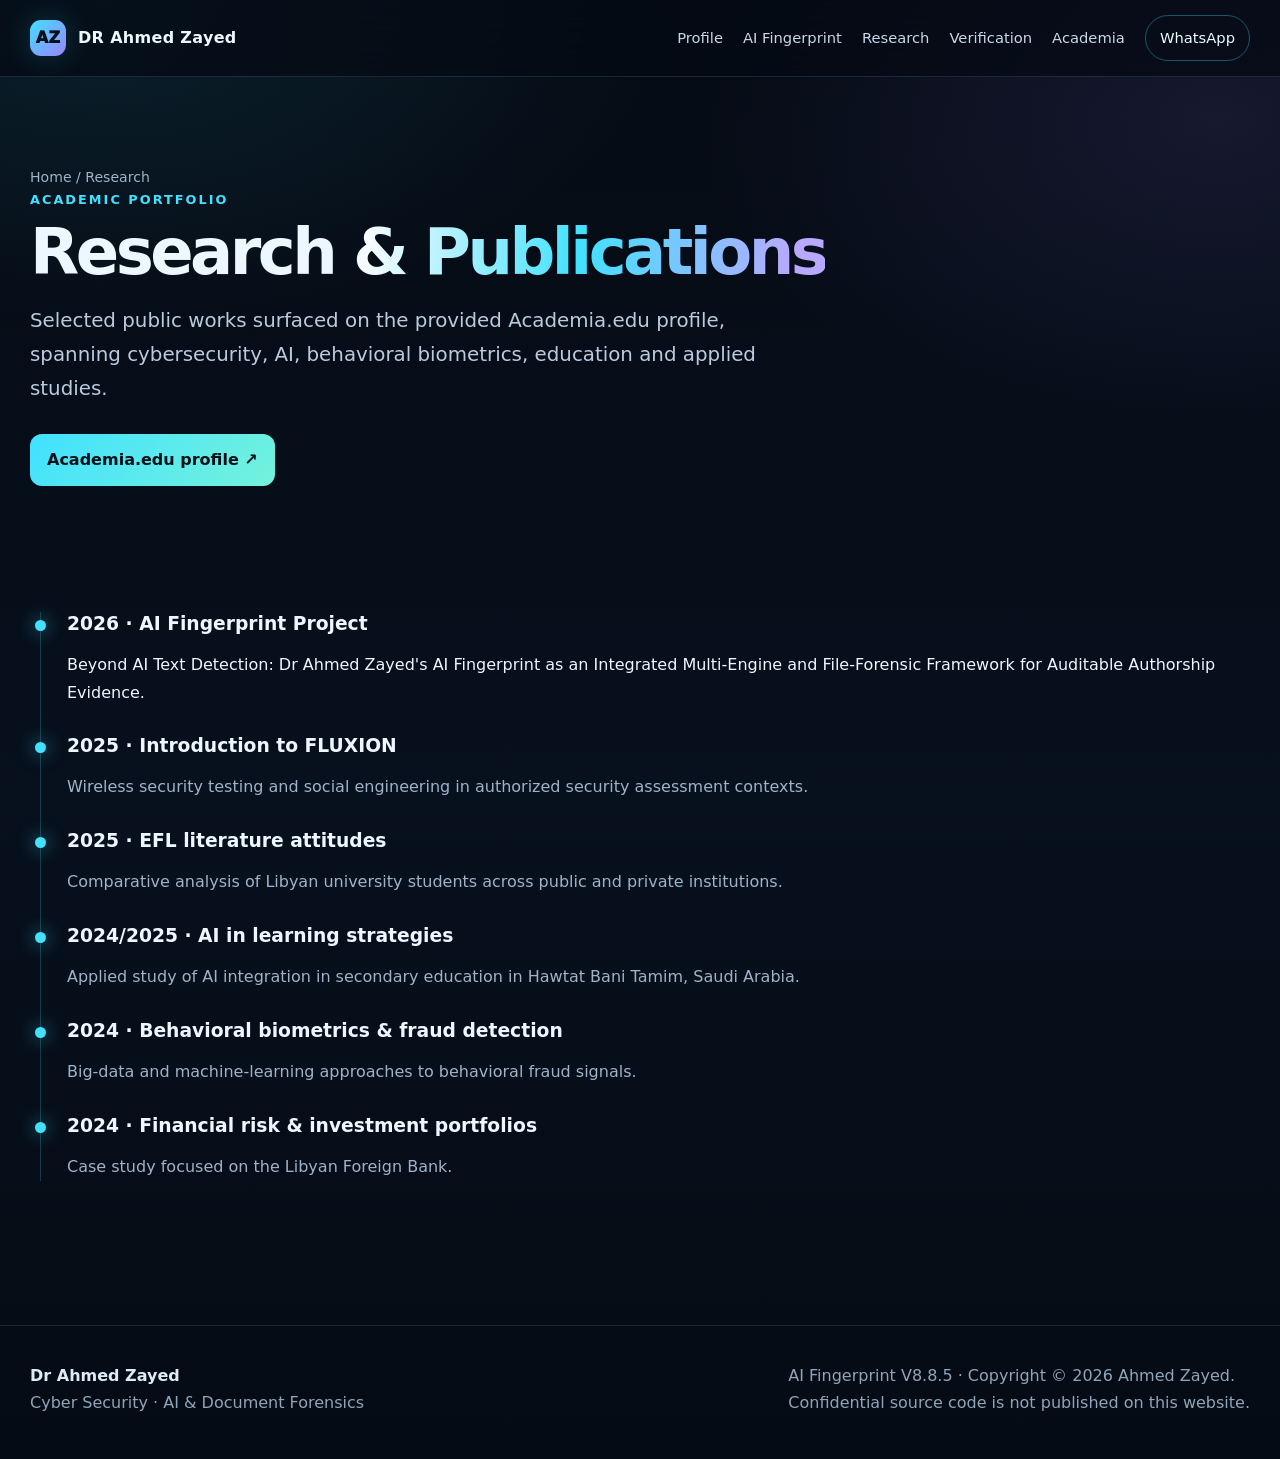
<file: research.html>
<!doctype html>
<html lang="en">
<head>
<meta charset="utf-8"><meta name="viewport" content="width=device-width,initial-scale=1">
<title>Research &amp; Publications | Dr Ahmed Zayed</title>
<meta name="description" content="Selected research and publications of Dr Ahmed Zayed from Academia.edu, including AI Fingerprint, cybersecurity, AI and applied studies.">
<meta name="author" content="Dr Ahmed Zayed">
<meta name="robots" content="index,follow,max-snippet:-1,max-image-preview:large,max-video-preview:-1">
<link rel="canonical" href="https://ahmedzayed12.github.io/research.html">
<meta name="theme-color" content="#050b14">
<meta property="og:type" content="website"><meta property="og:title" content="Research &amp; Publications | Dr Ahmed Zayed">
<meta property="og:description" content="Selected research and publications of Dr Ahmed Zayed from Academia.edu, including AI Fingerprint, cybersecurity, AI and applied studies."><meta property="og:url" content="https://ahmedzayed12.github.io/research.html">
<meta property="og:image" content="https://0.academia-photos.com/163548607/53604957/174512776/s200_dr_-_ahmed.zayed.png">
<meta name="twitter:card" content="summary_large_image">
<link rel="manifest" href="/manifest.json"><link rel="stylesheet" href="/styles.css">
<script type="application/ld+json">{
  "@context": "https://schema.org",
  "@type": "ProfilePage",
  "mainEntity": {
    "@context": "https://schema.org",
    "@type": "Person",
    "name": "Ahmed Zayed",
    "alternateName": "Dr Ahmed Zayed",
    "honorificPrefix": "Dr",
    "birthDate": "1988-05-23",
    "telephone": "+201100010381",
    "image": "https://0.academia-photos.com/163548607/53604957/174512776/s200_dr_-_ahmed.zayed.png",
    "url": "https://ahmedzayed12.github.io/",
    "sameAs": [
      "https://shams.academia.edu/DrAhmedZayed",
      "https://github.com/ahmedzayed12"
    ],
    "affiliation": {
      "@type": "Organization",
      "name": "Ain Shams University"
    },
    "jobTitle": "Cyber Security Faculty Member",
    "knowsAbout": [
      "Cyber Security",
      "Information Security and Privacy",
      "Vulnerability Assessment",
      "Penetration Testing",
      "Threat Modeling",
      "Incident Response",
      "Cloud Security",
      "AI-driven Threat Detection",
      "Document Forensics",
      "Digital Provenance",
      "ISO/IEC 27001",
      "Endpoint Security",
      "Encryption Algorithms"
    ]
  },
  "about": {
    "@type": "Thing",
    "name": "Research portfolio of Dr Ahmed Zayed"
  }
}</script>
</head><body>
<div class="nav"><div class="wrap nav-inner">
  <a class="brand" href="/"><span class="brand-mark">AZ</span><span>DR Ahmed Zayed</span></a>
  <div class="navlinks">
    <a href="/#profile">Profile</a><a href="/ai-fingerprint.html">AI Fingerprint</a>
    <a href="/research.html">Research</a><a href="/hashes.html">Verification</a>
    <a href="https://shams.academia.edu/DrAhmedZayed" target="_blank" rel="noopener">Academia</a>
    <a class="nav-cta" href="https://wa.me/201100010381" target="_blank" rel="noopener">WhatsApp</a>
  </div>
</div></div>

<section class="page-hero"><div class="wrap"><div class="breadcrumb"><a href="/">Home</a> / Research</div>
<div class="kicker">Academic portfolio</div><h1>Research <span class="grad">& Publications</span></h1>
<p class="lead">Selected public works surfaced on the provided Academia.edu profile, spanning cybersecurity, AI, behavioral biometrics, education and applied studies.</p>
<div class="hero-actions"><a class="btn primary" href="https://shams.academia.edu/DrAhmedZayed" target="_blank" rel="noopener">Academia.edu profile ↗</a></div>
</div></section>
<section class="section"><div class="wrap">
<div class="timeline">
<div class="item"><h3>2026 · AI Fingerprint Project</h3><p>Beyond AI Text Detection: Dr Ahmed Zayed's AI Fingerprint as an Integrated Multi-Engine and File-Forensic Framework for Auditable Authorship Evidence.</p></div>
<div class="item"><h3>2025 · Introduction to FLUXION</h3><p class="muted">Wireless security testing and social engineering in authorized security assessment contexts.</p></div>
<div class="item"><h3>2025 · EFL literature attitudes</h3><p class="muted">Comparative analysis of Libyan university students across public and private institutions.</p></div>
<div class="item"><h3>2024/2025 · AI in learning strategies</h3><p class="muted">Applied study of AI integration in secondary education in Hawtat Bani Tamim, Saudi Arabia.</p></div>
<div class="item"><h3>2024 · Behavioral biometrics & fraud detection</h3><p class="muted">Big-data and machine-learning approaches to behavioral fraud signals.</p></div>
<div class="item"><h3>2024 · Financial risk & investment portfolios</h3><p class="muted">Case study focused on the Libyan Foreign Bank.</p></div>
</div></div></section>

<footer><div class="wrap footer-grid">
  <div><strong style="color:#dcecf8">Dr Ahmed Zayed</strong><br>Cyber Security · AI & Document Forensics</div>
  <div>AI Fingerprint V8.8.5 · Copyright © 2026 Ahmed Zayed.<br>Confidential source code is not published on this website.</div>
</div></footer>
<script src="/script.js"></script></body></html>
</file>
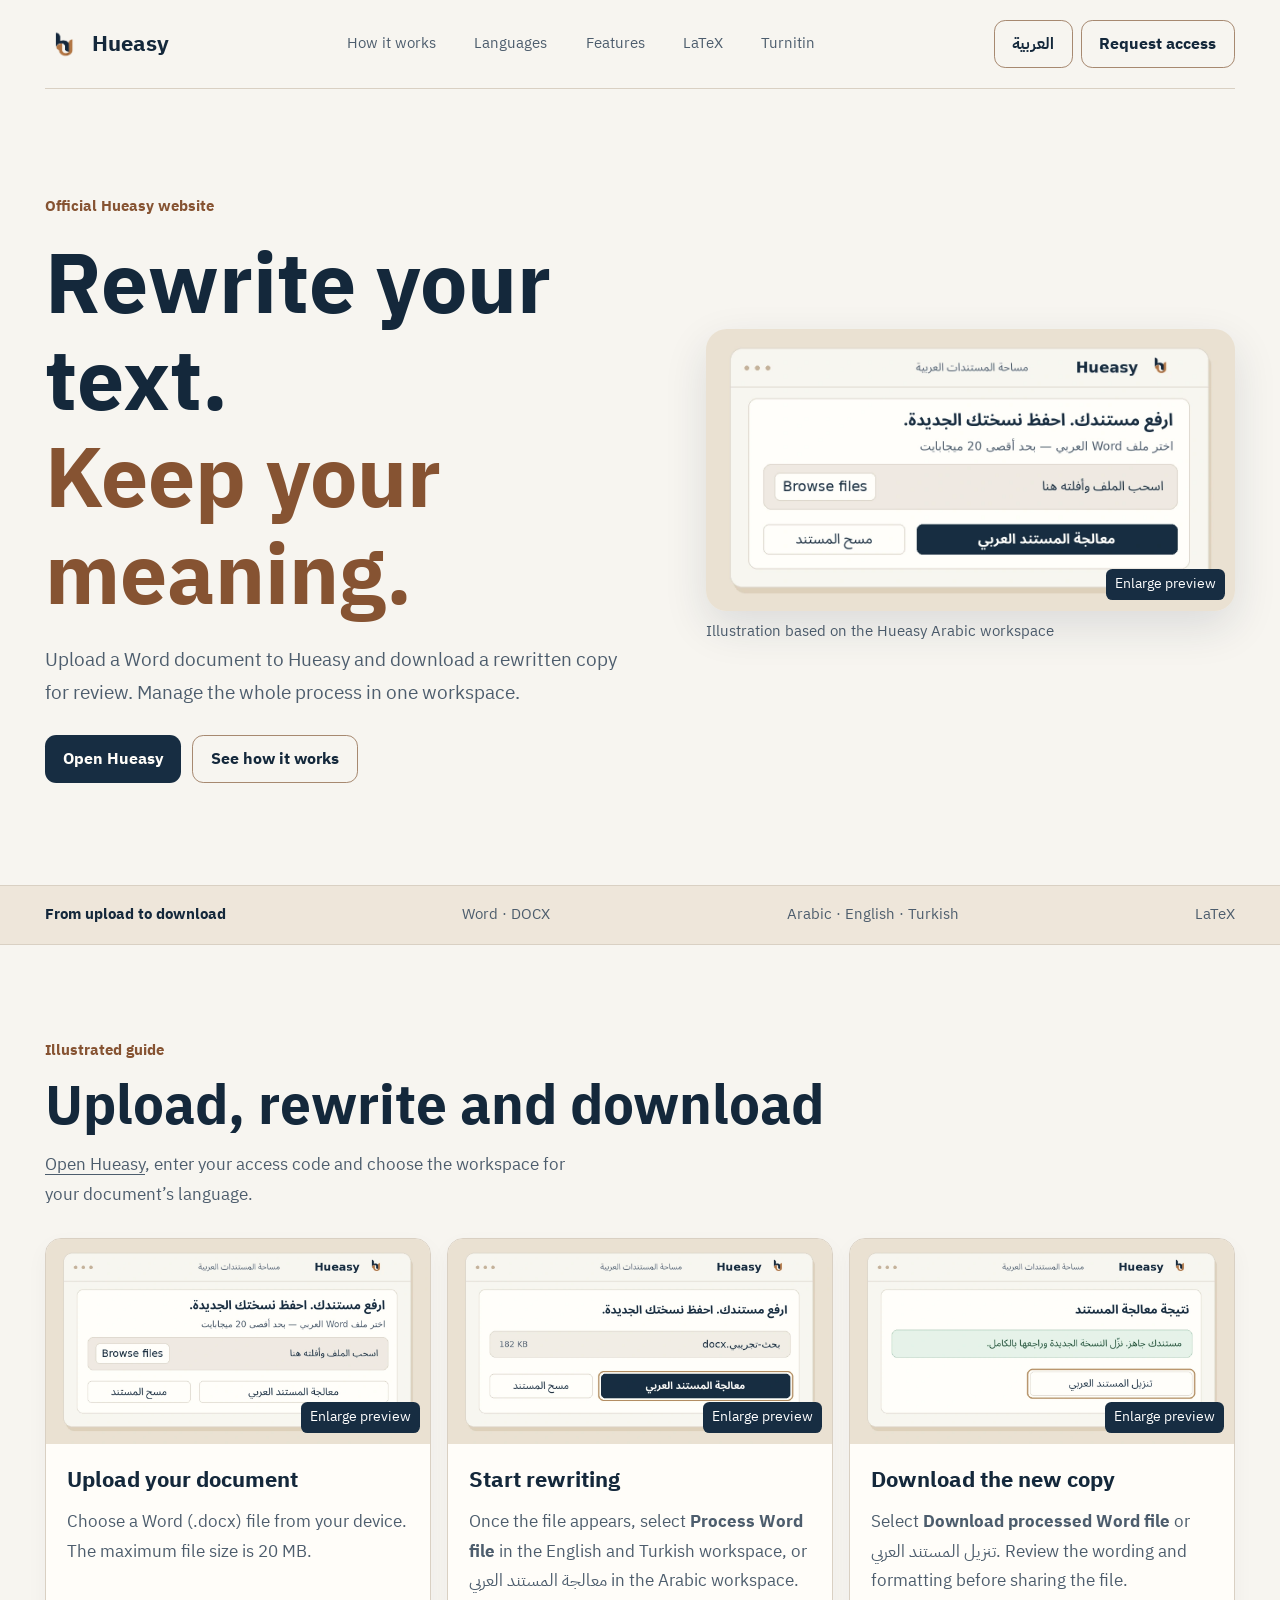
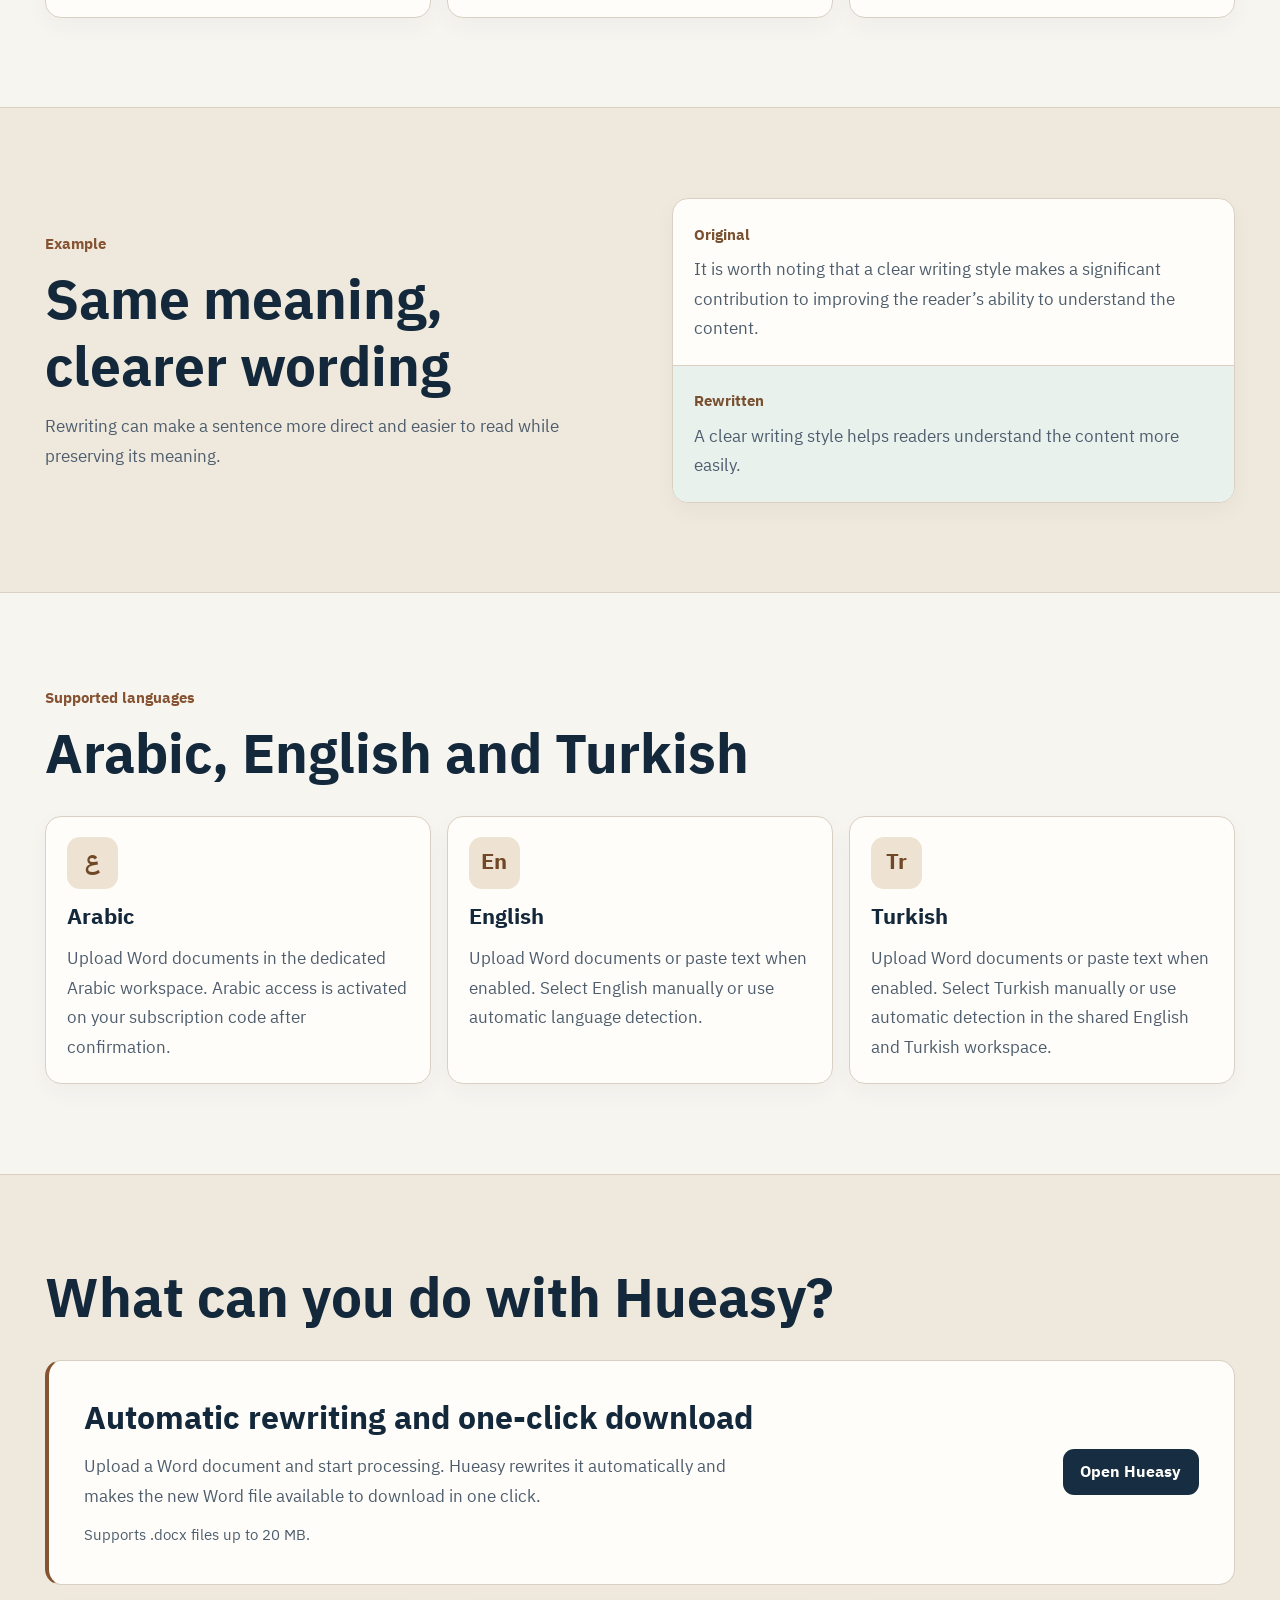
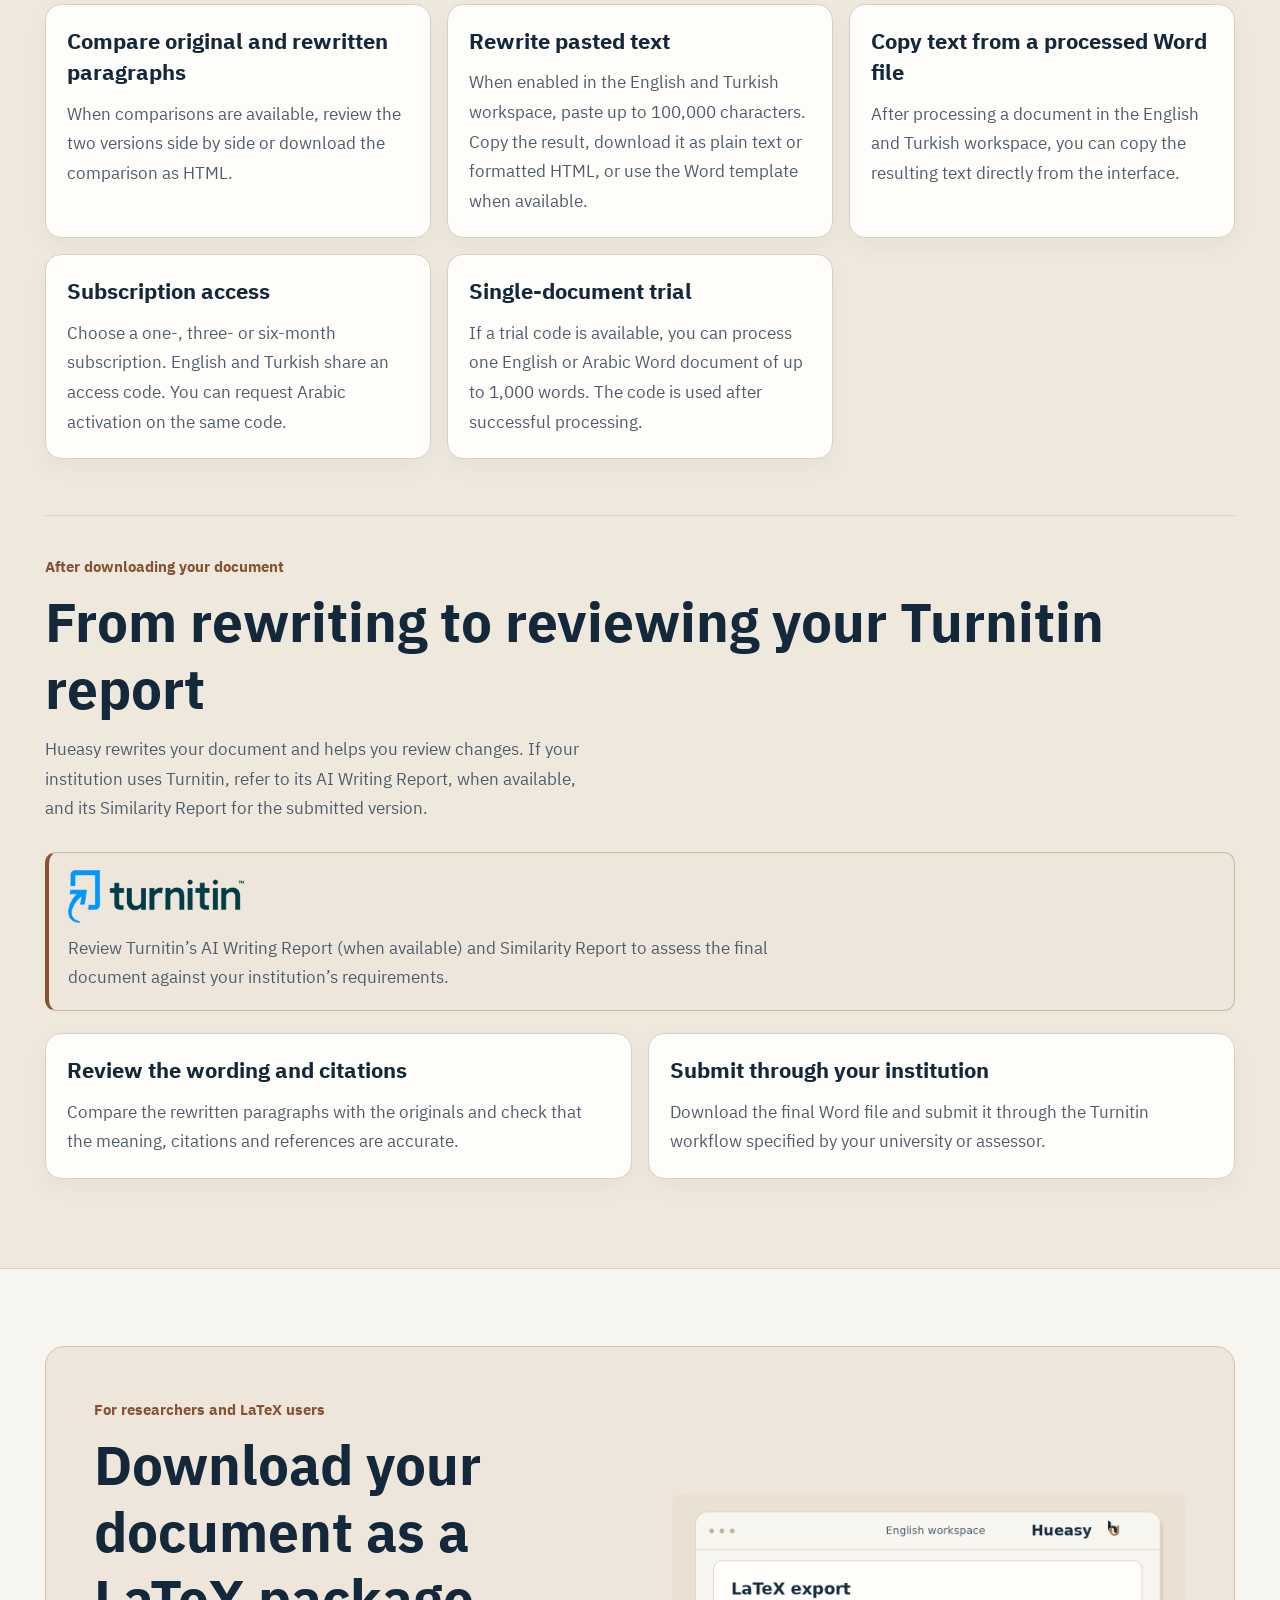
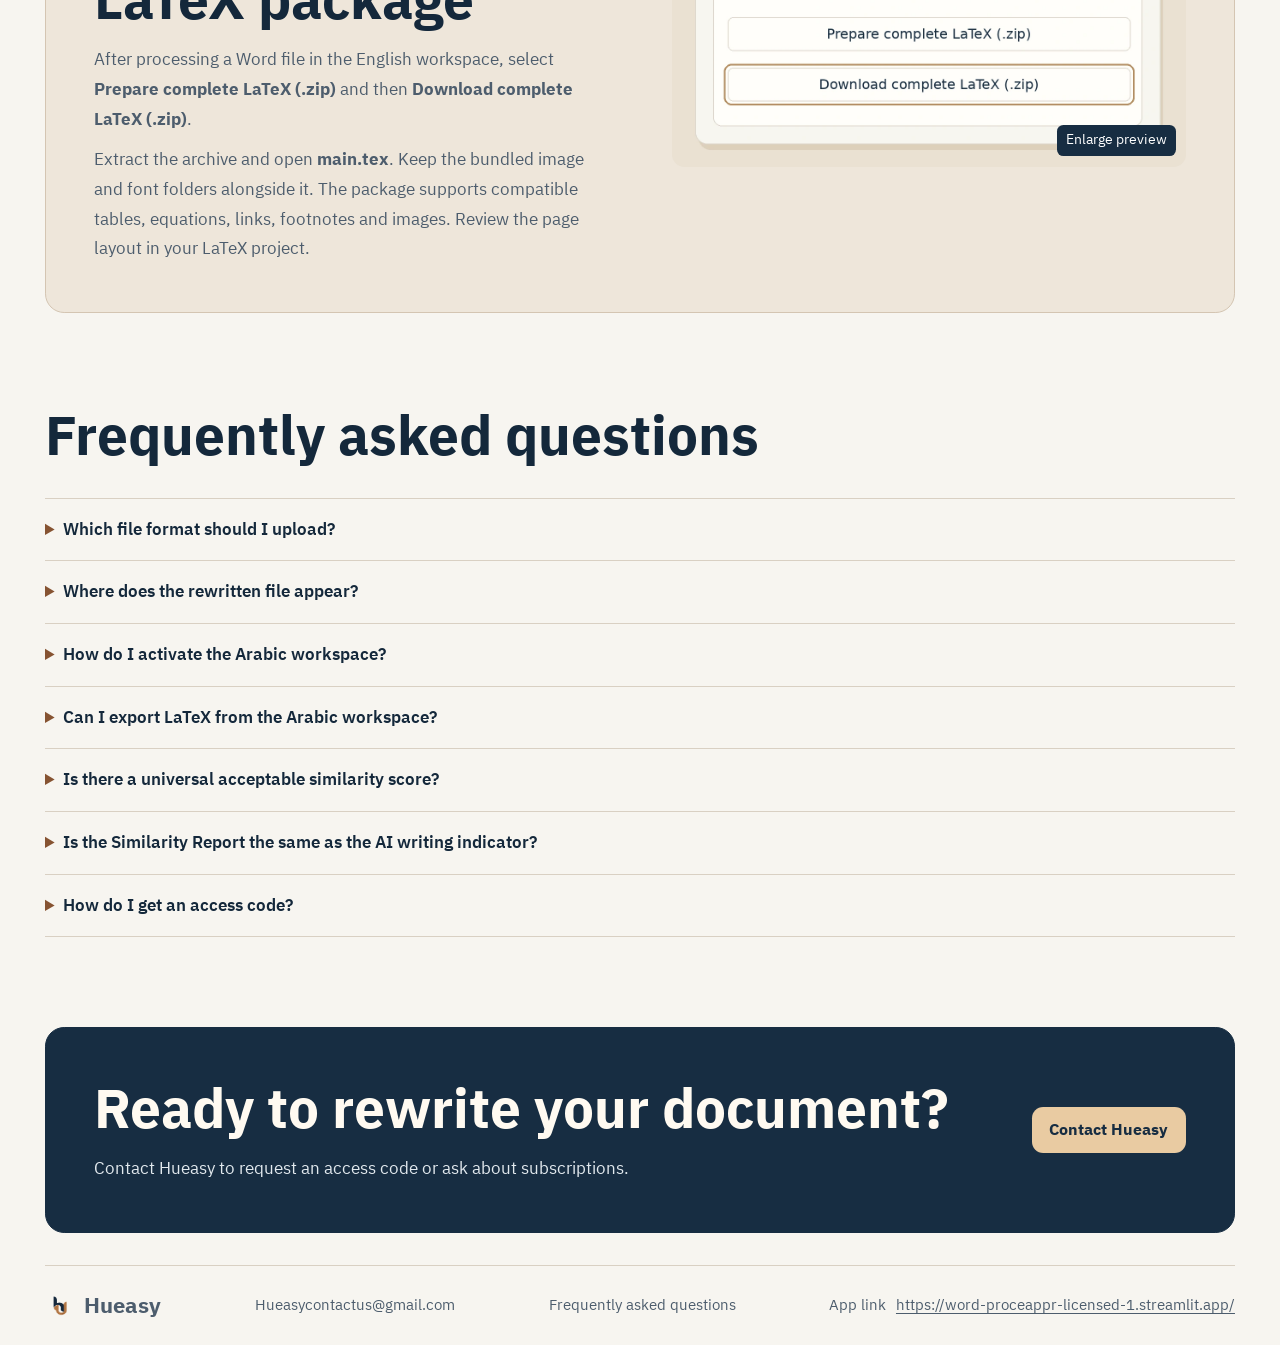
<file: hueasy-guide/en.html>
<!doctype html>
<html lang="en" dir="ltr">
<head>
<meta charset="utf-8">
<meta name="viewport" content="width=device-width,initial-scale=1">
<meta name="description" content="Hueasy rewrites Word (.docx) documents for academic use in Arabic, English and Turkish, preserving meaning while supporting paragraph review and LaTeX export.">
<title>Hueasy | Paraphrase Word Documents in Arabic, English and Turkish</title>
<link rel="canonical" href="https://ahmedzayed12.github.io/hueasy-guide/en.html">
<link rel="alternate" hreflang="en" href="https://ahmedzayed12.github.io/hueasy-guide/en.html">
<link rel="alternate" hreflang="ar" href="https://ahmedzayed12.github.io/hueasy-guide/">
<link rel="alternate" hreflang="x-default" href="https://ahmedzayed12.github.io/hueasy-guide/">
<script type="application/ld+json">
{
  "@context": "https://schema.org",
  "@type": "SoftwareApplication",
  "@id": "https://ahmedzayed12.github.io/hueasy-guide/#software",
  "name": "Hueasy",
  "alternateName": "Hueasy document paraphrasing software",
  "applicationCategory": "EducationalApplication",
  "operatingSystem": "Web",
  "url": "https://ahmedzayed12.github.io/hueasy-guide/",
  "inLanguage": [
    "ar",
    "en",
    "tr"
  ],
  "description": "A tool for rewriting Word documents in Arabic, English and Turkish while preserving the original meaning and supporting LaTeX packages."
}
</script>
<link rel="icon" href="mark.png">
<link rel="stylesheet" href="style.css">
</head>
<body>
<a class="skip" href="#main">Skip to content</a>
<header class="shell nav">
<a href="#" class="brand"><img src="mark.png" alt="" width="38" height="38"><b>Hueasy</b></a>
<nav aria-label="Main navigation"><a href="#guide">How it works</a><a href="#languages">Languages</a><a href="#features">Features</a><a href="#latex">LaTeX</a><a href="#turnitin">Turnitin</a></nav>
<div class="header-actions"><a class="button outline" href="./" lang="ar" hreflang="ar" dir="rtl">العربية</a><a class="button outline" href="mailto:Hueasycontactus@gmail.com">Request access</a></div>
</header>
<main id="main">
<section class="hero shell" aria-labelledby="title">
<div><span class="eyebrow">Official Hueasy website</span><h1 id="title">Rewrite your text.<br><em>Keep your meaning.</em></h1><p>Upload a Word document to Hueasy and download a rewritten copy for review. Manage the whole process in one workspace.</p>
<div class="hero-actions"><a class="button primary" href="https://word-proceappr-licensed-1.streamlit.app/">Open Hueasy</a><a class="button outline" href="#guide">See how it works</a></div></div>
<figure class="hero-preview"><a class="image-link" href="hero.webp"><img class="hero-art" src="hero.webp" alt="Illustration of the upload area and processing button in Hueasy’s Arabic workspace" width="1200" height="640" fetchpriority="high"><span class="image-action">Enlarge preview</span></a><figcaption>Illustration based on the Hueasy Arabic workspace</figcaption></figure>
</section>
<div class="strip"><div class="shell"><span>From upload to download</span><span>Word · DOCX</span><span>Arabic · English · Turkish</span><span>LaTeX</span></div></div>
<section id="guide" class="section shell">
<div class="section-head"><span class="eyebrow">Illustrated guide</span><h2>Upload, rewrite and download</h2><p><a class="app-link" href="https://word-proceappr-licensed-1.streamlit.app/">Open Hueasy</a>, enter your access code and choose the workspace for your document’s language.</p></div>
<div class="cards">
<article><a class="image-link" href="upload.webp"><img src="upload.webp" width="1200" height="640" alt="Word upload area with a Browse files button" loading="lazy"><span class="image-action">Enlarge preview</span></a><div class="card-copy"><h3>Upload your document</h3><p>Choose a Word (.docx) file from your device. The maximum file size is 20 MB.</p></div></article>
<article><a class="image-link" href="rewrite.webp"><img src="rewrite.webp" width="1200" height="640" alt="Selected file with the Arabic processing button highlighted" loading="lazy"><span class="image-action">Enlarge preview</span></a><div class="card-copy"><h3>Start rewriting</h3><p>Once the file appears, select <b>Process Word file</b> in the English and Turkish workspace, or <bdi lang="ar" dir="rtl">معالجة المستند العربي</bdi> in the Arabic workspace.</p></div></article>
<article><a class="image-link" href="download.webp"><img src="download.webp" width="1200" height="640" alt="Completion message and the Arabic download button" loading="lazy"><span class="image-action">Enlarge preview</span></a><div class="card-copy"><h3>Download the new copy</h3><p>Select <b>Download processed Word file</b> or <bdi lang="ar" dir="rtl">تنزيل المستند العربي</bdi>. Review the wording and formatting before sharing the file.</p></div></article>
</div></section>
<section class="section tint" id="example"><div class="shell split">
<div><span class="eyebrow">Example</span><h2>Same meaning, clearer wording</h2><p>Rewriting can make a sentence more direct and easier to read while preserving its meaning.</p></div>
<div class="sample"><div><small>Original</small><p>It is worth noting that a clear writing style makes a significant contribution to improving the reader’s ability to understand the content.</p></div><div><small>Rewritten</small><p>A clear writing style helps readers understand the content more easily.</p></div></div>
</div></section>
<section class="section shell" id="languages"><div class="section-head"><span class="eyebrow">Supported languages</span><h2>Arabic, English and Turkish</h2></div>
<div class="cards languages">
<article><span class="monogram" aria-hidden="true" lang="ar">ع</span><h3>Arabic</h3><p>Upload Word documents in the dedicated Arabic workspace. Arabic access is activated on your subscription code after confirmation.</p></article>
<article><span class="monogram" aria-hidden="true">En</span><h3>English</h3><p>Upload Word documents or paste text when enabled. Select English manually or use automatic language detection.</p></article>
<article><span class="monogram" aria-hidden="true">Tr</span><h3>Turkish</h3><p>Upload Word documents or paste text when enabled. Select Turkish manually or use automatic detection in the shared English and Turkish workspace.</p></article>
</div></section>
<section class="section tint" id="features"><div class="shell">
<div class="section-head"><h2>What can you do with Hueasy?</h2></div>
<div class="feature-workflow"><div><h3>Automatic rewriting and one-click download</h3><p>Upload a Word document and start processing. Hueasy rewrites it automatically and makes the new Word file available to download in one click.</p><p class="workflow-format">Supports .docx files up to 20 MB.</p></div><a class="button primary" href="https://word-proceappr-licensed-1.streamlit.app/">Open Hueasy</a></div>
<div class="cards languages">
<article><h3>Compare original and rewritten paragraphs</h3><p>When comparisons are available, review the two versions side by side or download the comparison as HTML.</p></article>
<article><h3>Rewrite pasted text</h3><p>When enabled in the English and Turkish workspace, paste up to 100,000 characters. Copy the result, download it as plain text or formatted HTML, or use the Word template when available.</p></article>
<article><h3>Copy text from a processed Word file</h3><p>After processing a document in the English and Turkish workspace, you can copy the resulting text directly from the interface.</p></article>
<article><h3>Subscription access</h3><p>Choose a one-, three- or six-month subscription. English and Turkish share an access code. You can request Arabic activation on the same code.</p></article>
<article><h3>Single-document trial</h3><p>If a trial code is available, you can process one English or Arabic Word document of up to 1,000 words. The code is used after successful processing.</p></article>
</div>
<section class="feature-turnitin" id="turnitin" aria-labelledby="turnitin-title">
<div class="section-head"><span class="eyebrow">After downloading your document</span><h2 id="turnitin-title">From rewriting to reviewing your Turnitin report</h2><p>Hueasy rewrites your document and helps you review changes. If your institution uses Turnitin, refer to its AI Writing Report, when available, and its Similarity Report for the submitted version.</p></div>
<aside class="turnitin-notice" aria-label="Turnitin guidance"><img src="turnitin-logo.png" alt="Turnitin logo" width="250" height="76" loading="lazy"><p>Review Turnitin’s AI Writing Report (when available) and Similarity Report to assess the final document against your institution’s requirements.</p></aside>
<div class="cards languages turnitin-steps">
<article><h3>Review the wording and citations</h3><p>Compare the rewritten paragraphs with the originals and check that the meaning, citations and references are accurate.</p></article>
<article><h3>Submit through your institution</h3><p>Download the final Word file and submit it through the Turnitin workflow specified by your university or assessor.</p></article>
</div></section>
</div></section>
<section class="shell latex" id="latex"><div class="split">
<div><span class="eyebrow">For researchers and LaTeX users</span><h2>Download your document as a LaTeX package</h2><p>After processing a Word file in the English workspace, select <b>Prepare complete LaTeX (.zip)</b> and then <b>Download complete LaTeX (.zip)</b>.</p><p>Extract the archive and open <b>main.tex</b>. Keep the bundled image and font folders alongside it. The package supports compatible tables, equations, links, footnotes and images. Review the page layout in your LaTeX project.</p></div>
<a class="image-link" href="latex.webp"><img src="latex.webp" width="1200" height="640" alt="The buttons to prepare and download the LaTeX package" loading="lazy"><span class="image-action">Enlarge preview</span></a>
</div></section>
<section class="section shell faq" id="faq">
<div class="section-head"><h2>Frequently asked questions</h2></div>
<details><summary>Which file format should I upload?</summary><p>Choose a Word .docx document up to 20 MB. If your file is .doc, save a .docx copy first.</p></details>
<details><summary>Where does the rewritten file appear?</summary><p>The download button appears in the workspace when processing finishes. Your device keeps the original, and Hueasy downloads the result as a separate copy.</p></details>
<details><summary>How do I activate the Arabic workspace?</summary><p>Contact Hueasy to request Arabic access on your existing subscription code.</p></details>
<details><summary>Can I export LaTeX from the Arabic workspace?</summary><p>The LaTeX package option appears in the English workspace. You can download rewritten Arabic documents as Word files.</p></details>
<details><summary>Is there a universal acceptable similarity score?</summary><p>Check your institution’s threshold and settings. Requirements can vary by course or publisher. Review matched passages and citations alongside the overall score.</p></details>
<details><summary>Is the Similarity Report the same as the AI writing indicator?</summary><p>The Similarity Report shows matches with sources. The AI writing indicator, where available, is reported separately and interpreted according to your institution’s policy.</p></details>
<details><summary>How do I get an access code?</summary><p>Contact the Hueasy team to request a code and learn about subscriptions.</p></details>
</section>
<section class="shell cta"><div><h2>Ready to rewrite your document?</h2><p>Contact Hueasy to request an access code or ask about subscriptions.</p></div><a class="button primary" href="mailto:Hueasycontactus@gmail.com">Contact Hueasy</a></section>
</main>
<footer class="shell footer"><a class="brand" href="#"><img src="mark.png" alt="" width="30" height="30"><b>Hueasy</b></a><a href="mailto:Hueasycontactus@gmail.com">Hueasycontactus@gmail.com</a><a href="#faq">Frequently asked questions</a><div class="footer-app"><span>App link</span><a class="app-link" href="https://word-proceappr-licensed-1.streamlit.app/">https://word-proceappr-licensed-1.streamlit.app/</a></div></footer>
</body>
</html>
</file>
<file: hueasy-guide/style.css>
@import url('https://fonts.googleapis.com/css2?family=IBM+Plex+Sans+Arabic:wght@400;500;600;700&display=swap');
:root{--bg:#0a1022;--panel:#141d36;--off:#eff1ff;--muted:#c0c9e1;--accent:#c4afff;--line:#333d5f;color-scheme:dark;font-family:"IBM Plex Sans Arabic",Tahoma,Arial,sans-serif;background:var(--bg);color:var(--off)}
*{box-sizing:border-box}html{scroll-behavior:smooth}body{margin:0;font-size:1.06rem;line-height:1.75}a{color:inherit;text-decoration:none}img{display:block;max-width:100%;height:auto}h1,h2,h3,p{margin:0}h1{font-size:clamp(2.8rem,6.6vw,6rem);line-height:1.15;letter-spacing:-.055em;margin:.45rem 0 1.2rem}h1 em{font-style:normal;color:var(--accent)}h2{font-size:clamp(2rem,4.3vw,3.45rem);letter-spacing:-.035em;line-height:1.22}h3{font-size:1.4rem;line-height:1.4}p{color:var(--muted);margin-block-start:.7rem;max-inline-size:55ch}.shell{width:min(100% - 3rem,1190px);margin-inline:auto}.skip{position:fixed;inset-inline-start:1rem;top:-100px;background:white;color:#101630;padding:.6rem 1rem;z-index:2}.skip:focus{top:1rem}
.nav,.footer{display:flex;align-items:center;justify-content:space-between;gap:1.1rem;padding-block:1.25rem}.nav{border-bottom:1px solid var(--line)}.nav nav{display:flex;gap:clamp(.8rem,3vw,2.4rem);font-size:.96rem;color:var(--muted)}.brand{display:inline-flex;align-items:center;gap:.55rem;font-size:1.4rem;white-space:nowrap}.brand img{border-radius:.45rem}.button{display:inline-flex;align-items:center;justify-content:center;min-height:44px;padding:.55rem 1.1rem;border-radius:.7rem;font-weight:700;font-size:1rem}.primary{background:var(--accent);color:#17112d}.outline{border:1px solid #7766a6;color:#e5d9ff}.button:hover{filter:brightness(1.12)}a:focus-visible,summary:focus-visible{outline:2px solid var(--accent);outline-offset:5px}
.hero{display:grid;grid-template-columns:1.13fr 1fr;gap:2rem;align-items:center;padding-block:clamp(3.1rem,8vw,6.8rem)}.hero p{font-size:1.18rem;margin-block-end:1.6rem}.hero-art{width:100%;border-radius:1.3rem;box-shadow:0 20px 75px #070816;aspect-ratio:3/2;object-fit:cover}.eyebrow{color:var(--accent);font-size:.92rem;font-weight:700;display:inline-block;margin-block-end:.55rem}.strip{background:#111a32;border-block:1px solid var(--line)}.strip .shell{display:flex;justify-content:space-between;gap:1rem;flex-wrap:wrap;padding-block:1rem;font-size:.92rem;color:var(--muted)}.strip span:first-child{color:var(--off);font-weight:700}
.section{padding-block:clamp(3.2rem,7vw,6rem);scroll-margin-top:1rem}.section-head{margin-bottom:1.75rem}.cards{display:grid;grid-template-columns:repeat(3,1fr);gap:1rem}.cards article,.sample{background:var(--panel);border:1px solid var(--line);border-radius:1rem;overflow:hidden}.cards img{width:100%;aspect-ratio:15/8;object-fit:cover}.card-copy,.languages article,.sample div{padding:1.3rem}.tint{background:#101930;border-block:1px solid var(--line)}.split{display:grid;grid-template-columns:1fr 1fr;align-items:center;gap:clamp(1.1rem,5vw,4.5rem)}.sample div+div{border-top:1px solid var(--line);background:#29224e}.sample small{color:#dccfff;font-weight:700;font-size:.92rem}.sample p{margin-top:.35rem}.monogram{background:#2d2550;color:#dccfff;display:inline-grid;place-items:center;width:3.2rem;height:3.2rem;border-radius:.8rem;font-size:1.35rem;font-weight:700;margin-bottom:.8rem}.latex,.cta{background:linear-gradient(125deg,#151d38,#252048);border:1px solid #4b4272;border-radius:1.2rem;padding:clamp(1.25rem,4vw,3rem)}.latex img{border-radius:.8rem;width:100%}.faq details{border-top:1px solid var(--line);padding:1rem 0}.faq details:last-child{border-bottom:1px solid var(--line)}summary{cursor:pointer;font-weight:600}summary::marker{color:var(--accent)}.faq details p{padding-inline-start:1.2rem}.cta{display:flex;align-items:center;justify-content:space-between;gap:1.2rem}.cta .button{flex-shrink:0}.footer{margin-block-start:2rem;border-top:1px solid var(--line);flex-wrap:wrap;color:var(--muted);font-size:.95rem}.footer a:hover,.nav a:hover{color:#f6edff}
@media(max-width:760px){.shell{width:min(100% - 2rem,1190px)}.hero,.split{grid-template-columns:1fr}.cards{grid-template-columns:1fr}.nav{flex-wrap:wrap}.nav nav{order:3;width:100%;justify-content:space-between}.strip .shell{display:grid;grid-template-columns:1fr 1fr}.cta{align-items:flex-start;flex-direction:column}}
@media(prefers-reduced-motion:reduce){html{scroll-behavior:auto}}

.hero-preview { margin: 0; }
.hero-preview .hero-art { aspect-ratio: auto; }
.hero-preview figcaption { margin-block-start: .55rem; color: var(--muted); font-size: .92rem; }

/* Product colors across the public guide. */
:root {
  --bg: #f7f5f0;
  --panel: #fffdf9;
  --off: #14283b;
  --muted: #4d5d6d;
  --accent: #865332;
  --line: #d9d0c3;
  color-scheme: light;
}
h1, h2 { letter-spacing: normal; }
.nav a:hover, .footer a:hover { color: var(--accent); }
.nav .outline { border-color: #a78970; color: var(--off); }
.primary { background: #172d42; color: #fffdf9; }
.nav .primary:hover, .primary:hover { color: #fffdf9; }
.hero { gap: clamp(1.5rem, 5vw, 4rem); }
.hero-preview .hero-art { box-shadow: 0 16px 44px #172d421f; }
.strip { background: #eee6da; }
.tint { background: #efe8dc; }
.cards article, .sample { box-shadow: 0 8px 22px #172d420a; }
.sample div + div { background: #e9f1ed; }
.sample small { color: #795131; }
.monogram { background: #eee3d3; color: #714827; }
.latex { background: #eee6da; border-color: #d4c5b2; }
.cta { background: #172d42; border-color: #172d42; color: #fffaf1; }
.cta p { color: #e2e9ee; }
.cta .primary { background: #e9cba2; color: #172d42; }
.image-link { position: relative; display: block; }
.image-action {
  position: absolute;
  inset-inline-end: .65rem;
  inset-block-end: .65rem;
  background: #172d42;
  color: #fff;
  border-radius: .4rem;
  padding: .2rem .55rem;
  font-size: .88rem;
}
.image-link:hover .image-action { background: #2e506a; }

#features { margin-block-end: clamp(3rem, 6vw, 5rem); }
.nav nav { flex-wrap: wrap; }

.turnitin-notice {
  border: 1px solid #cbb99f;
  border-inline-start: 4px solid var(--accent);
  border-radius: .7rem;
  padding: 1.05rem 1.2rem;
  background: #eee6da;
  margin-block: 1.4rem;
}
.turnitin-notice strong { display: inline-block; }
.turnitin-notice p { max-inline-size: 72ch; margin-block-start: .25rem; }
#turnitin + .faq { padding-block-start: 0; }

.hero-actions { display: flex; flex-wrap: wrap; gap: .7rem; }
.hero-actions .outline { border-color: #a78970; color: var(--off); }
.app-link { text-decoration: underline; text-underline-offset: .23em; }
.footer-app { display: flex; flex-wrap: wrap; gap: .3rem .6rem; min-width: 0; }
.footer-app a { overflow-wrap: anywhere; }

.feature-workflow {
  display: flex;
  flex-wrap: wrap;
  align-items: center;
  justify-content: space-between;
  gap: 1.15rem 2rem;
  margin-block-end: 1.2rem;
  padding: clamp(1.25rem, 3vw, 2.2rem);
  background: var(--panel);
  border: 1px solid var(--line);
  border-inline-start: .3rem solid var(--accent);
  border-radius: 1rem;
}
.feature-workflow h3 { font-size: clamp(1.45rem, 3vw, 2rem); }
.feature-workflow p { max-inline-size: 65ch; }
.feature-workflow .workflow-format { font-size: .93rem; }

.turnitin-notice img {
  inline-size: min(100%, 11rem);
  block-size: auto;
  margin-block-end: .65rem;
}

.feature-turnitin {
  margin-block-start: clamp(2rem, 5vw, 3.5rem);
  padding-block-start: clamp(1.5rem, 3vw, 2.25rem);
  border-block-start: 1px solid var(--line);
  scroll-margin-block-start: 1rem;
}

.header-actions { display: flex; flex-wrap: wrap; gap: .5rem; }
@media (max-width: 440px) {
  .header-actions .button { padding-inline: .65rem; font-size: .9rem; }
}

@media (min-width: 761px) {
  .turnitin-steps { grid-template-columns: repeat(2, minmax(0, 1fr)); }
}
</file>
<file: styles.css>
:root{
  --bg:#050b14; --bg2:#081321; --panel:rgba(15,29,48,.72); --panel-solid:#0e1c2f;
  --text:#edf7ff; --muted:#9eb3c9; --cyan:#41e1ff; --cyan2:#00a8d8;
  --violet:#9b82ff; --green:#56f0aa; --gold:#ffd66b; --line:rgba(137,190,228,.16);
  --shadow:0 28px 80px rgba(0,0,0,.38); --max:1220px;
}
*{box-sizing:border-box}
html{scroll-behavior:smooth}
body{margin:0;color:var(--text);font-family:Inter,ui-sans-serif,system-ui,-apple-system,"Segoe UI",Arial,sans-serif;
background:
radial-gradient(900px 500px at 8% 0%,rgba(65,225,255,.10),transparent 64%),
radial-gradient(800px 500px at 95% 8%,rgba(155,130,255,.11),transparent 65%),
linear-gradient(180deg,#050b14,#07101d 55%,#050b14); line-height:1.72; overflow-x:hidden}
body:before{content:"";position:fixed;inset:0;pointer-events:none;opacity:.18;background-image:
linear-gradient(rgba(255,255,255,.025) 1px,transparent 1px),
linear-gradient(90deg,rgba(255,255,255,.025) 1px,transparent 1px);
background-size:42px 42px;mask-image:linear-gradient(to bottom,black,transparent 85%)}
a{color:inherit;text-decoration:none}
a:hover{color:var(--cyan)}
.wrap{width:min(var(--max),calc(100% - 42px));margin:auto}
.nav{position:sticky;top:0;z-index:50;background:rgba(5,11,20,.72);backdrop-filter:blur(18px);border-bottom:1px solid var(--line)}
.nav-inner{min-height:76px;display:flex;align-items:center;justify-content:space-between;gap:22px}
.brand{display:flex;align-items:center;gap:12px;font-weight:850;letter-spacing:.02em}
.brand-mark{width:36px;height:36px;border-radius:11px;display:grid;place-items:center;background:linear-gradient(135deg,var(--cyan),var(--violet));color:#04101a;font-weight:950;box-shadow:0 0 30px rgba(65,225,255,.2)}
.navlinks{display:flex;gap:20px;align-items:center;font-size:.92rem;color:#c9d8e7}
.nav-cta{padding:9px 14px;border:1px solid rgba(65,225,255,.34);border-radius:999px;color:#eafcff}
.hero{min-height:720px;display:grid;align-items:center;padding:76px 0 58px;position:relative}
.hero-grid{display:grid;grid-template-columns:1.25fr .75fr;gap:70px;align-items:center}
.eyebrow{display:inline-flex;gap:10px;align-items:center;color:#aeefff;text-transform:uppercase;letter-spacing:.16em;font-weight:800;font-size:.78rem}
.dot{width:8px;height:8px;border-radius:50%;background:var(--green);box-shadow:0 0 18px var(--green)}
h1{font-size:clamp(3rem,6.5vw,6.4rem);line-height:.98;letter-spacing:-.055em;margin:.16em 0 .22em}
.grad{background:linear-gradient(95deg,#f5fbff 4%,var(--cyan) 48%,#b8a9ff 93%);-webkit-background-clip:text;background-clip:text;color:transparent}
.lead{font-size:clamp(1.05rem,1.7vw,1.24rem);max-width:790px;color:#b9cbdd}
.hero-actions,.contact-actions{display:flex;gap:12px;flex-wrap:wrap;margin-top:28px}
.btn{display:inline-flex;align-items:center;gap:9px;padding:12px 17px;border-radius:12px;border:1px solid var(--line);background:rgba(15,29,48,.7);font-weight:750;transition:.25s transform,.25s border-color,.25s box-shadow}
.btn:hover{transform:translateY(-2px);border-color:rgba(65,225,255,.5);box-shadow:0 12px 35px rgba(0,0,0,.28)}
.btn.primary{background:linear-gradient(135deg,var(--cyan),#74f2db);border:0;color:#041018}
.btn.whatsapp{background:linear-gradient(135deg,#56f0aa,#2bcf78);border:0;color:#04140c}
.profile-wrap{position:relative;display:grid;place-items:center}
.profile-halo{position:absolute;width:116%;aspect-ratio:1;border-radius:50%;background:radial-gradient(circle,rgba(65,225,255,.18),rgba(155,130,255,.06) 48%,transparent 70%);filter:blur(12px)}
.profile-card{position:relative;width:min(390px,88vw);aspect-ratio:.84;border-radius:34px;padding:10px;background:linear-gradient(145deg,rgba(65,225,255,.62),rgba(155,130,255,.28),rgba(255,255,255,.08));box-shadow:var(--shadow)}
.profile-card:after{content:"";position:absolute;inset:12px;border-radius:26px;box-shadow:inset 0 0 0 1px rgba(255,255,255,.12);pointer-events:none}
.profile-card img{width:100%;height:100%;object-fit:cover;object-position:center;border-radius:26px;background:#0d1e31}
.profile-badge{position:absolute;left:-25px;bottom:32px;background:rgba(7,17,29,.9);border:1px solid rgba(65,225,255,.24);backdrop-filter:blur(16px);border-radius:16px;padding:12px 15px;box-shadow:var(--shadow)}
.profile-badge strong{display:block;color:#fff}.profile-badge span{font-size:.82rem;color:var(--muted)}
.orb{position:absolute;border-radius:50%;filter:blur(2px);opacity:.55;animation:float 6s ease-in-out infinite}
.orb.o1{width:76px;height:76px;background:rgba(65,225,255,.17);right:-30px;top:54px}
.orb.o2{width:48px;height:48px;background:rgba(155,130,255,.20);left:-35px;top:150px;animation-delay:-2s}
@keyframes float{50%{transform:translateY(-15px) translateX(7px)}}
.section{padding:76px 0}
.section-head{display:flex;justify-content:space-between;gap:25px;align-items:end;margin-bottom:28px}
.kicker{color:var(--cyan);font-size:.8rem;text-transform:uppercase;letter-spacing:.16em;font-weight:800}
h2{font-size:clamp(2rem,3.8vw,3.6rem);line-height:1.08;letter-spacing:-.04em;margin:.2em 0}
h3{margin:.2em 0 .45em;line-height:1.25}
.muted{color:var(--muted)}
.grid3{display:grid;grid-template-columns:repeat(3,1fr);gap:18px}
.grid2{display:grid;grid-template-columns:repeat(2,1fr);gap:18px}
.card{background:linear-gradient(180deg,rgba(17,33,54,.82),rgba(10,22,38,.76));border:1px solid var(--line);border-radius:22px;padding:24px;box-shadow:0 16px 50px rgba(0,0,0,.20);position:relative;overflow:hidden}
.card:before{content:"";position:absolute;inset:0;background:linear-gradient(115deg,rgba(65,225,255,.06),transparent 35%,rgba(155,130,255,.05));pointer-events:none}
.card:hover{border-color:rgba(65,225,255,.28)}
.icon{width:46px;height:46px;border-radius:14px;display:grid;place-items:center;background:rgba(65,225,255,.08);border:1px solid rgba(65,225,255,.16);color:var(--cyan);font-weight:900}
.statrow{display:grid;grid-template-columns:repeat(4,1fr);gap:12px;margin-top:34px}
.stat{padding:18px;border:1px solid var(--line);border-radius:16px;background:rgba(9,20,34,.5)}
.stat b{font-size:1.42rem;color:#fff;display:block}.stat span{font-size:.82rem;color:var(--muted)}
.pills{display:flex;flex-wrap:wrap;gap:9px}.pill{font-size:.86rem;padding:8px 11px;border-radius:999px;border:1px solid var(--line);background:rgba(255,255,255,.025);color:#cfe0ef}
.pub{display:flex;gap:18px;align-items:flex-start}.pub-year{min-width:62px;color:var(--cyan);font-weight:900}.pub-title{font-weight:800}.pub small{display:block;color:var(--muted);margin-top:5px}
.featured{border-color:rgba(65,225,255,.34);background:linear-gradient(145deg,rgba(15,50,68,.62),rgba(14,28,48,.88))}
.timeline{border-left:1px solid rgba(65,225,255,.22);margin-left:10px;padding-left:26px}
.timeline .item{position:relative;margin:0 0 28px}.timeline .item:before{content:"";position:absolute;left:-32px;top:8px;width:11px;height:11px;border-radius:50%;background:var(--cyan);box-shadow:0 0 18px rgba(65,225,255,.7)}
.info-table{display:grid;grid-template-columns:180px 1fr;gap:12px 24px}.info-table .label{color:var(--muted)}.info-table .value{color:#eef7ff}
.hash{font-family:ui-monospace,SFMono-Regular,Consolas,monospace;word-break:break-all;font-size:.82rem;color:#bfeeff}
.notice{padding:18px 20px;border-radius:16px;border-left:4px solid var(--cyan);background:rgba(65,225,255,.055);color:#c6d7e6}
.contact-panel{display:grid;grid-template-columns:1fr auto;gap:20px;align-items:center;background:linear-gradient(135deg,rgba(65,225,255,.10),rgba(155,130,255,.09));border:1px solid rgba(65,225,255,.22);border-radius:26px;padding:30px}
footer{border-top:1px solid var(--line);padding:36px 0 42px;color:#8fa5b9;margin-top:40px}
.footer-grid{display:flex;justify-content:space-between;gap:20px;flex-wrap:wrap}
.page-hero{padding:88px 0 46px}
.page-hero h1{font-size:clamp(2.8rem,5vw,5rem)}
.table{width:100%;border-collapse:collapse;border:1px solid var(--line);background:rgba(10,22,38,.65);border-radius:18px;overflow:hidden}
.table th,.table td{padding:14px;border-bottom:1px solid var(--line);text-align:left;vertical-align:top}.table th{color:#e8f6ff}
.breadcrumb{font-size:.88rem;color:var(--muted)}
@media(max-width:900px){
  .hero-grid{grid-template-columns:1fr;gap:42px}.profile-wrap{order:-1}.hero{padding-top:45px}.grid3,.grid2{grid-template-columns:1fr}
  .statrow{grid-template-columns:repeat(2,1fr)}.navlinks{display:none}.section-head{align-items:flex-start;flex-direction:column}.contact-panel{grid-template-columns:1fr}
}
@media(max-width:560px){.wrap{width:min(var(--max),calc(100% - 28px))}.statrow{grid-template-columns:1fr}.info-table{grid-template-columns:1fr;gap:3px}.profile-badge{left:8px}}
@media(prefers-reduced-motion:reduce){*{scroll-behavior:auto!important}.orb{animation:none}}
</file>
